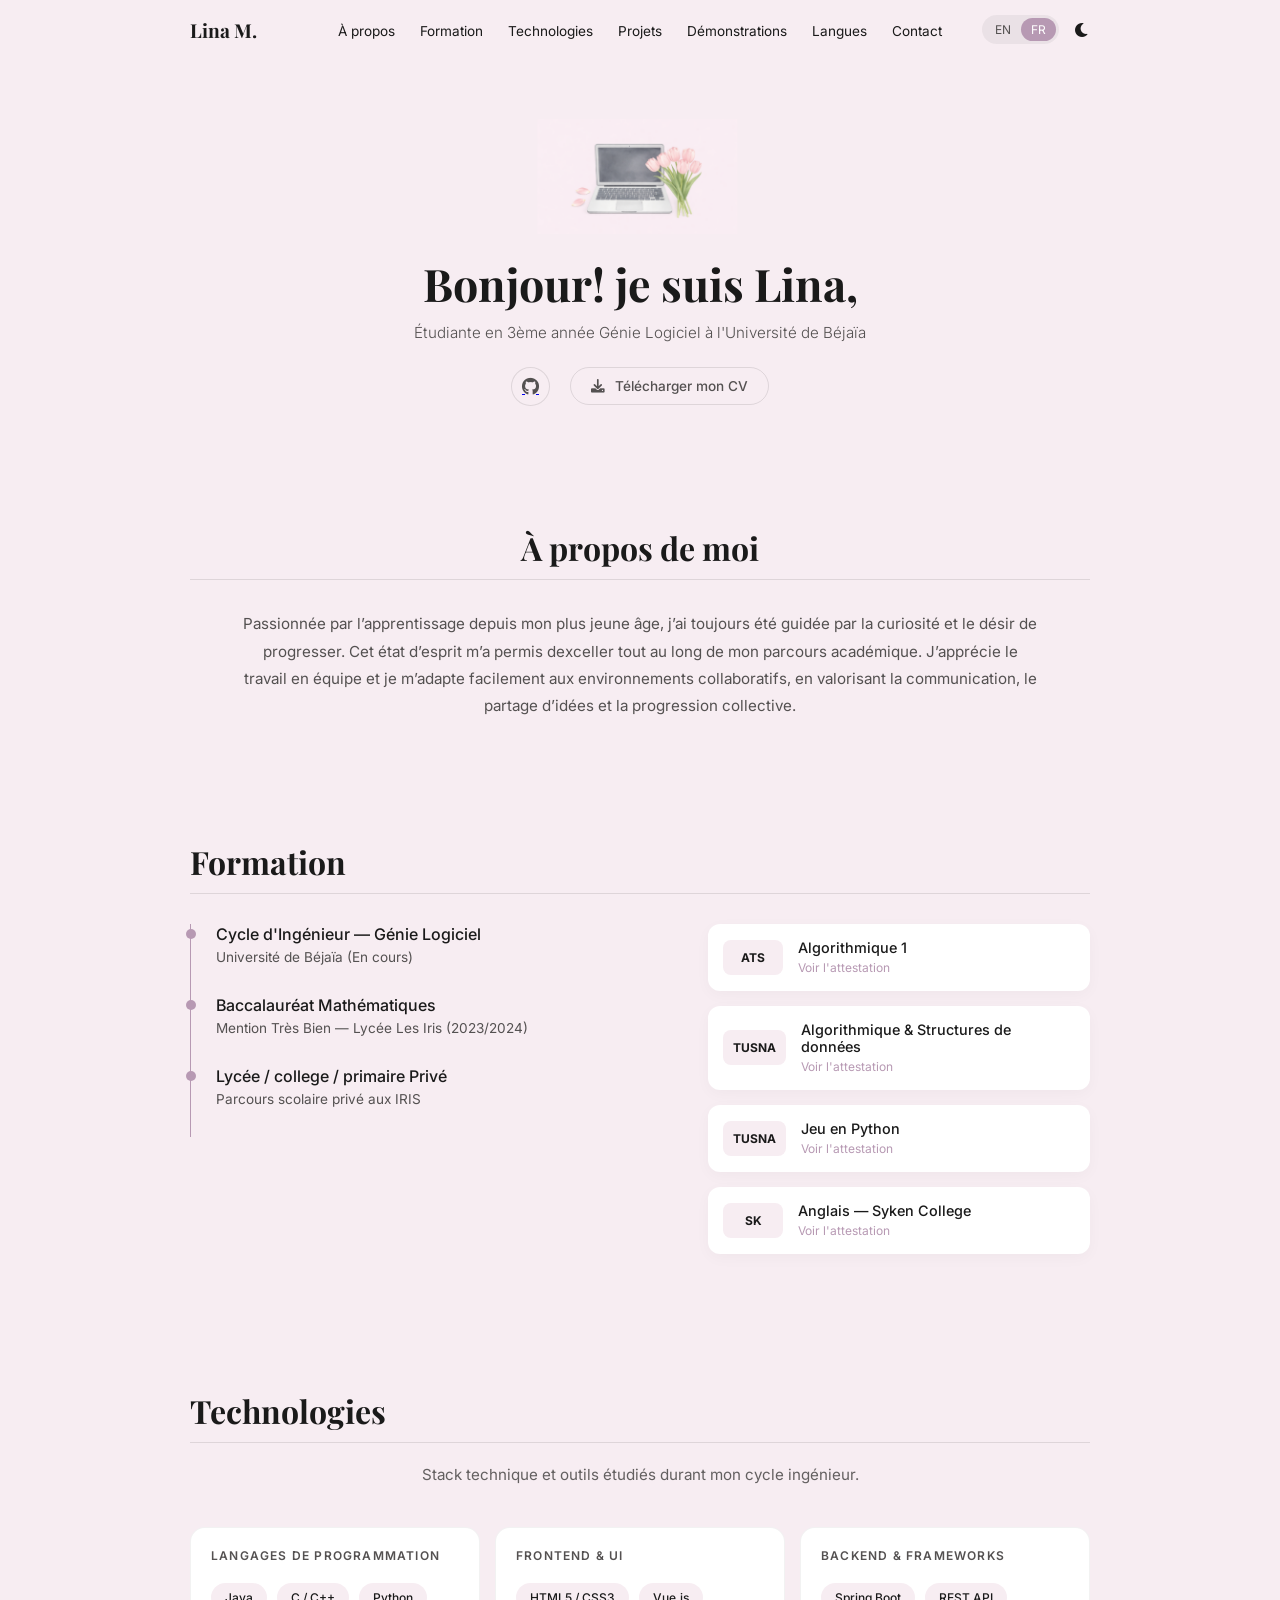
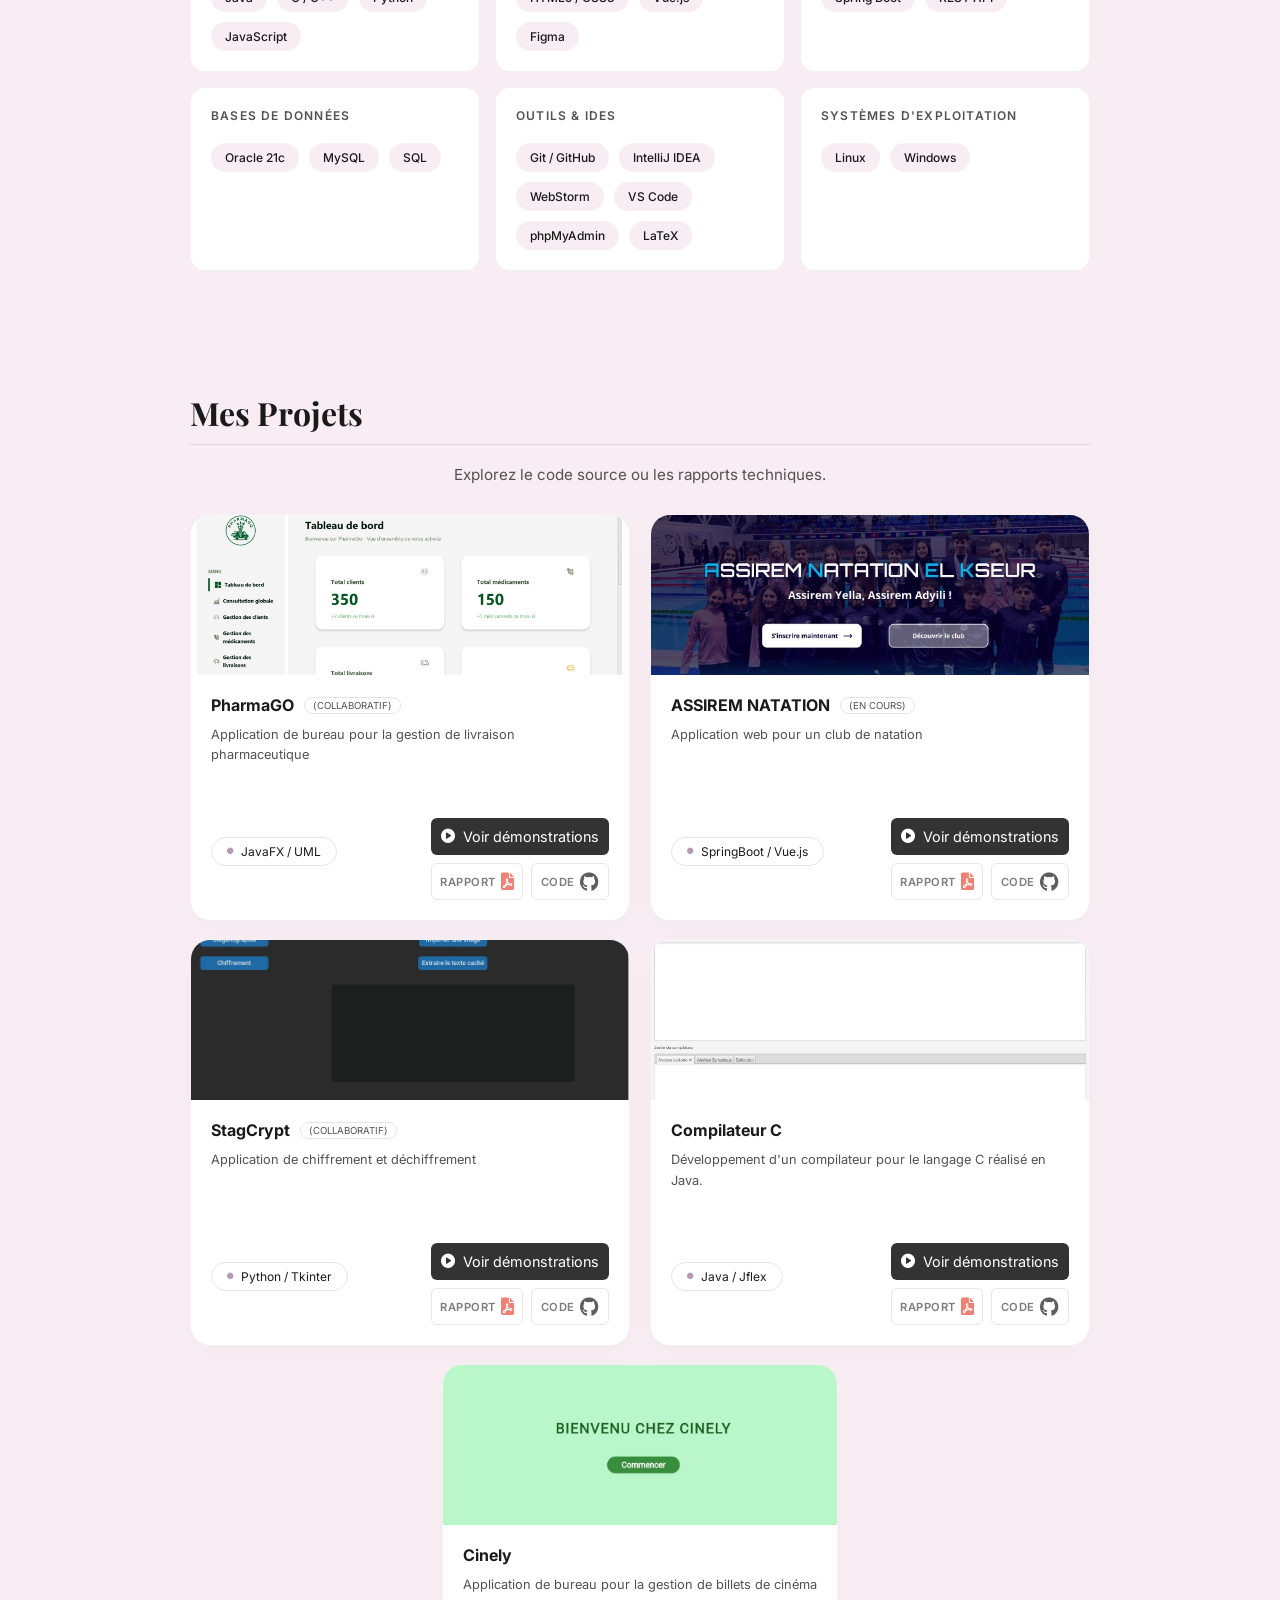
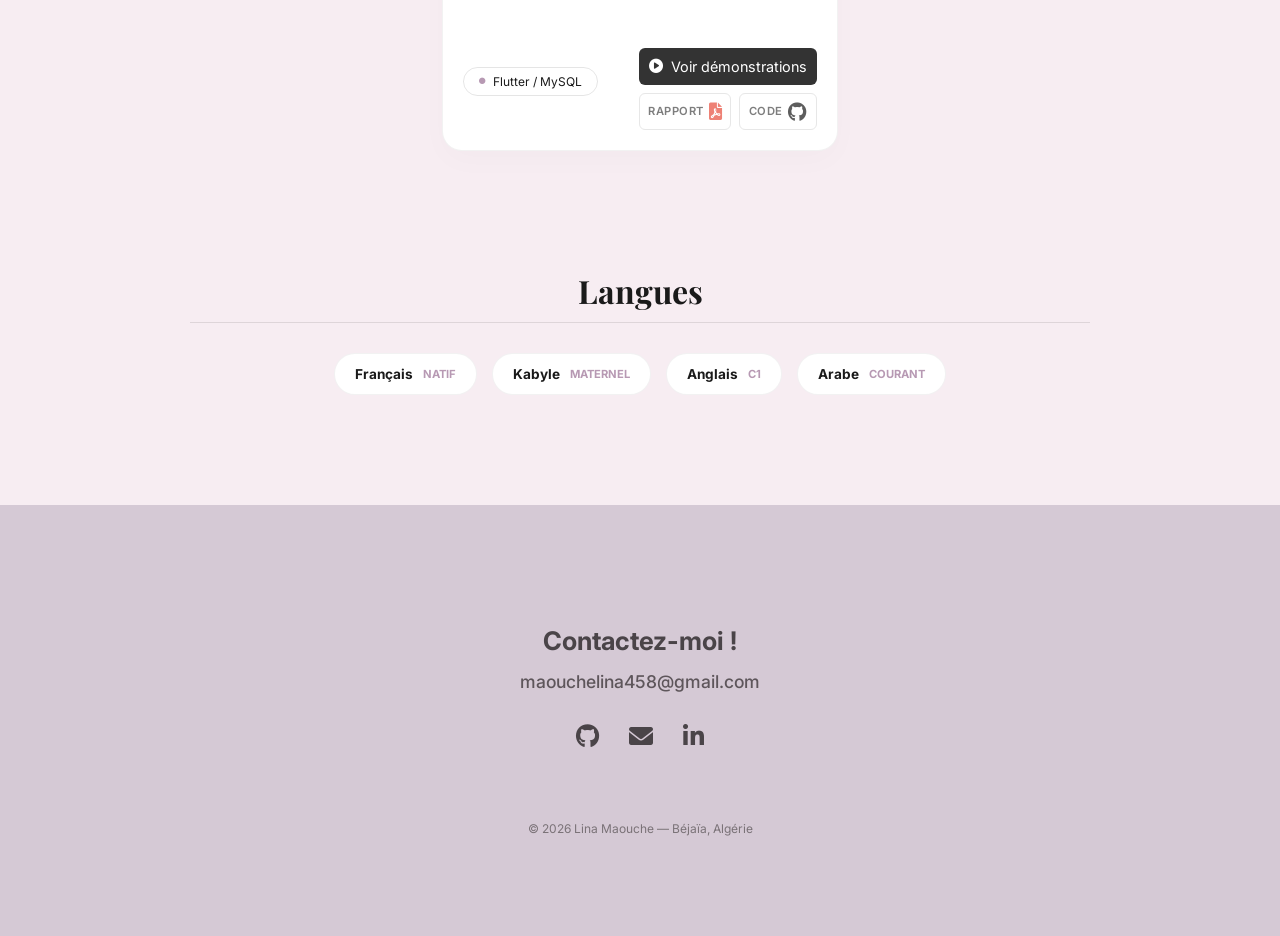
<file: index.html>
<!DOCTYPE html>
<html lang="fr">
<head>
    <meta charset="UTF-8">
    <meta name="viewport" content="width=device-width, initial-scale=1.0">
    <title>Lina M. — Portfolio</title>
    <link rel="stylesheet" href="style.css">
    <link rel="stylesheet" href="https://cdnjs.cloudflare.com/ajax/libs/font-awesome/6.0.0/css/all.min.css">
    <link href="https://fonts.googleapis.com/css2?family=Playfair+Display:wght@700&family=Inter:wght@300;400;500&display=swap" rel="stylesheet">
    <script src="script.js" defer></script>
</head>
<body>

    <nav>
        <div class="logo">Lina M.</div>
        <ul class="nav-links">
            <li><a href="#about" data-key="nav-about">À propos</a></li>
            <li><a href="#formation" data-key="nav-edu">Parcours & Formations</a></li>
            <li><a href="#technologies" data-key="nav-tech">Technologies</a></li>
            <li><a href="#projets" data-key="nav-projects">Projets</a></li>
            <li><a href="temporaires/demo-en-attente.html" data-key="nav-demos">Démonstrations </a></li>
            <li><a href="#languages" data-key="nav-languages">Langues</a></li>
            <li><a href="#contact">Contact</a></li>
        </ul>
        <div class="nav-right">
            <div class="lang-switch">
                <span class="lang-btn" id="btn-en">EN</span>
                <span class="lang-btn active" id="btn-fr">FR</span>
            </div>
            <i class="fa-solid fa-moon theme-toggle" id="theme-toggle"></i>
        </div>
    </nav>

    <header class="hero">
        <div class="hero-img">
            <img src="images/tulipesPC.png" alt="Illustration" class="img-light">
            <img src="images/tulipesdark.png" alt="Illustration" class="img-dark">
        </div>
        <h1 data-key="hero-title"> Bonjour, Je suis Lina </h1>
        <p class="subtitle" data-key="hero-sub">Étudiante en 3ème année Génie Logiciel à l'Université de Béjaïa</p>
        <div class="social-icons-hero">
           <a href="https://github.com/linaMCH" target="_blank" class="github-icon-link" title="Github">
            <i class="fa-brands fa-github"></i>
        </a>
        
        <a href="documents/CV-LinaMaouche.pdf" download class="cv-download-btn" target="_blank">
            <i class="fa-solid fa-download"></i>
            <span data-key="download-cv">Télécharger mon CV</span>
        </a>
        </div>
    </header>

    <section id="about" class="container about-section">
    <h2 class="section-title centered" data-key="title-about">À propos de moi</h2>
    <div class="about-text-container">
        <p data-key="desc-about">
           Étudiante en 3ème année en génie logiciel, je m'intéresse particulièrement au développement d'applications et à la conception de systèmes logiciels robustes.

           J’ai travaillé sur plusieurs projets académiques en Java, Spring Boot et Python, où j’ai développé des compétences en conception UML, développement backend et travail en équipe.

        Curieuse et motivée, je cherche à approfondir mes compétences et à contribuer à des projets concrets.
        </p>
    </div>
</section>


    <section id="formation" class="container">
    <h2 class="section-title" data-key="title-edu">Parcours & Formations</h2>
    <div class="formation-grid">
        <div class="timeline">
            <div class="timeline-item">
                <div class="dot"></div>
                <h3 data-key="edu-ing">Cycle d'Ingénieur — Génie Logiciel</h3>
                <p data-key="edu-fac">Université de Béjaïa (En cours)</p>
            </div>
            <div class="timeline-item">
                <div class="dot"></div>
                <h3 data-key="edu-bac">Baccalauréat Mathématiques</h3>
                <p data-key="edu-lycee">Mention Très Bien — Lycée Les Iris (2023/2024)</p>
            </div>
            <div class="timeline-item">
                <div class="dot"></div>
                <h3 data-key="edu-AS">Parcours scolaire privé</h3>
                <p data-key="edu-etudes">"LES IRIS" Programme français et algérien</p>
            </div>
        </div>

        <div class="certs-list">
            <div class="cert-card">
                <span class="cert-icon">ATS</span>
                <div class="cert-info">
                    <h4 data-key="cert-algo1">Algorithmique 1</h4>
                    <a href="images/cert-algo1.jpeg" target="_blank" data-key="view-cert">Voir l'attestation <i class="fa-solid fa-arrow-up-right-from-square"></i></a>
                </div>
            </div>
            
            <div class="cert-card">
                <span class="cert-icon">TUSNA</span>
                <div class="cert-info">
                    <h4 data-key="cert-algo2">Algorithmique & Structures de données</h4>
                    <a href="images/cert-algo2.jpeg" target="_blank" data-key="view-cert">Voir l'attestation <i class="fa-solid fa-arrow-up-right-from-square"></i></a>
                </div>
            </div>
             <div class="cert-card">
                <span class="cert-icon">TUSNA</span>
                <div class="cert-info">
                    <h4 data-key="cert-pyth">Python Dev Game</h4>
                    <a href="images/cert-python.jpeg" target="_blank" data-key="view-cert">Voir l'attestation <i class="fa-solid fa-arrow-up-right-from-square"></i></a>
                </div>
            </div>
            <div class="cert-card">
                <span class="cert-icon">SK</span>
                <div class="cert-info">
                    <h4 data-key="cert-eng">Anglais — Syken College</h4>
                    <a href="images/cert-SK.jpeg" target="_blank" data-key="view-cert">Voir l'attestation <i class="fa-solid fa-arrow-up-right-from-square"></i></a>
                </div>
            </div>
        </div>
    </div>
</section>
<section id="technologies" class="container">
    <h2 class="section-title" data-key="tech-title">Technologies</h2>
    <p class="skills-subtitle" data-key="skills-subtitle">
        Stack technique et outils étudiés durant mon cycle ingénieur pour concevoir des solutions robustes.
    </p>

    <div class="tech-grid">

        <div class="tech-card">
            <h4 data-key="tech-lang">Langages de programmation</h4>
            <div class="tags-container">
                <span class="tag">Java</span>
                <span class="tag">C / C++</span>
                <span class="tag">Python</span>
                <span class="tag">JavaScript</span>
            </div>
        </div>

        <div class="tech-card">
            <h4 data-key="tech-front">Frontend & UI</h4>
            <div class="tags-container">
                <span class="tag">HTML5 / CSS3</span>
                <span class="tag">Vue.js</span>
                <span class="tag">Figma</span>
            </div>
        </div>

        <div class="tech-card">
            <h4 data-key="tech-back">Backend & Frameworks</h4>
            <div class="tags-container">
                <span class="tag">Spring Boot</span>
                <span class="tag">REST API</span>
            </div>
        </div>

        <div class="tech-card">
            <h4 data-key="tech-db">Bases de données</h4>
            <div class="tags-container">
                <span class="tag">Oracle 21c</span>
                <span class="tag">MySQL</span>
                <span class="tag">SQL</span>
            </div>
        </div>

        <div class="tech-card">
            <h4 data-key="tech-tools">Outils & IDEs</h4>
            <div class="tags-container">
                <span class="tag">Git / GitHub</span>
                <span class="tag">IntelliJ IDEA</span>
                <span class="tag">WebStorm</span>
                <span class="tag">VS Code</span>
                <span class="tag">phpMyAdmin</span>
                <span class="tag">LaTeX</span>
            </div>
        </div>

        <div class="tech-card">
            <h4 data-key="tech-os">Systèmes d'exploitation</h4>
            <div class="tags-container">
                <span class="tag">Linux</span>
                <span class="tag">Windows</span>
            </div>
        </div>

    </div>
</section>

<section id="projets" class="container">
    <h2 class="section-title" data-key="title-projects">Mes Projets</h2>
    <p class="section-subtitle" data-key="projects-subtitle">
        Explorez mes réalisations à travers des démonstrations vidéo, les rapports techniques ou le code source.
    </p>

    <div class="projects-grid">
        
        <div class="project-card">
            <div class="project-img">
                <img src="images/PHARMAGO.jpeg" alt="Pharmago">
            </div>
            <div class="project-content">
                <h3>PharmaGO <span class="badge" data-key="collab">COLLABORATIF</span></h3>
                <p data-key="desc-pharma">Application de bureau pour la gestion de livraison pharmaceutique.</p>
                
                <div class="project-footer">
                    <span class="tech-tag"><i class="fa-solid fa-circle"></i> JavaFX / UML</span>
                    
                    <div class="project-links">
                        <a href="temporaires/demo-en-attente.html" class="btn-demo-main">
                            <i class="fa-solid fa-play-circle"></i> <span data-key="view-demo">Voir démonstration</span>
                        </a>
                        
                        <div class="sub-links">
                            <a href="rapports/Rapport_pharmago.pdf" target="_blank" class="repo-link">
                                <span class="repo-text" data-key="view-report">Rapport</span>
                                <i class="fa-solid fa-file-pdf"></i>
                            </a>
                            <a href="https://github.com/ImeneeSh/PharmaGo.git" target="_blank" class="repo-link">
                                <span class="repo-text" data-key="view-code">Code</span>
                                <i class="fa-brands fa-github"></i>
                            </a>
                        </div>
                    </div>
                </div>
            </div>
        </div>

        <div class="project-card">
            <div class="project-img">
                <img src="images/ASSIREM.jpeg" alt="Assirem">
            </div>
            <div class="project-content">
                <h3>ASSIREM NATATION <span class="badge" data-key="ongoing">EN COURS</span></h3>
                <p data-key="desc-assirem">Application web pour un club de natation.</p>
                
                <div class="project-footer">
                    <span class="tech-tag"><i class="fa-solid fa-circle"></i> SpringBoot / Vue.js</span>
                    
                    <div class="project-links">
                        <a href="temporaires/demo-en-attente.html" class="btn-demo-main">
                            <i class="fa-solid fa-play-circle"></i> <span data-key="view-demo">Voir démonstration</span>
                        </a>
                        <div class="sub-links">
                            <a href="rapports/assirem.pdf" target="_blank" class="repo-link">
                                <span class="repo-text" data-key="view-report">Rapport</span>
                                <i class="fa-solid fa-file-pdf"></i>
                            </a>
                            <a href="temporaires/maintenance.html"  class="repo-link">
                                <span class="repo-text" data-key="view-code">Code</span>
                                <i class="fa-brands fa-github"></i>
                            </a>
                        </div>
                    </div>
                </div>
            </div>
        </div>

        <div class="project-card">
            <div class="project-img">
                <img src="images/STEGA.jpeg" alt="StagCrypt">
            </div>
            <div class="project-content">
                <h3>StagCrypt <span class="badge" data-key="collab">COLLABORATIF</span></h3>
                <p data-key="desc-crypt">Application de chiffrement et déchiffrement.</p>
                
                <div class="project-footer">
                    <span class="tech-tag"><i class="fa-solid fa-circle"></i> Python / Tkinter</span>
                    
                    <div class="project-links">
                        <a href="temporaires/demo-en-attente.html" class="btn-demo-main">
                            <i class="fa-solid fa-play-circle"></i> <span data-key="view-demo">Voir démonstration</span>
                        </a>
                        <div class="sub-links">
                            <a href="temporaires/attente.html" class="repo-link">
                                <span class="repo-text" data-key="view-report">Rapport</span>
                                <i class="fa-solid fa-file-pdf"></i>
                            </a>
                            <a href="temporaires/maintenance.html" class="repo-link">
                                <span class="repo-text" data-key="view-code">Code</span>
                                <i class="fa-brands fa-github"></i>
                            </a>
                        </div>
                    </div>
                </div>
            </div>
        </div>

        <div class="project-card">
            <div class="project-img">
                <img src="images/Compilateur.jpeg" alt="Compilateur C">
            </div>
            <div class="project-content">
                <h3>Compilateur C</h3>
                <p data-key="desc-compiler">Développement d'un compilateur pour le langage C réalisé en Java.</p>
                
                <div class="project-footer">
                    <span class="tech-tag"><i class="fa-solid fa-circle"></i> Java / Jflex</span>
                    
                    <div class="project-links">
                        <a href="temporaires/demo-en-attente.html" class="btn-demo-main">
                            <i class="fa-solid fa-play-circle"></i> <span data-key="view-demo">Voir démonstration</span>
                        </a>
                        <div class="sub-links">
                            <a href="temporaires/attente.html" class="repo-link">
                                <span class="repo-text" data-key="view-report">Rapport</span>
                                <i class="fa-solid fa-file-pdf"></i>
                            </a>
                            <a href="temporaires/maintenance.html"  class="repo-link">
                                <span class="repo-text" data-key="view-code">Code</span>
                                <i class="fa-brands fa-github"></i>
                            </a>
                        </div>
                    </div>
                </div>
            </div>
        </div>

        <div class="project-card">
            <div class="project-img">
                <img src="images/cinely.jpeg" alt="Cinely">
            </div>
            <div class="project-content">
                <h3>Cinely</h3>
                <p data-key="desc-cinely">Application de bureau pour la gestion de billets de cinéma.</p>
                
                <div class="project-footer">
                    <span class="tech-tag"><i class="fa-solid fa-circle"></i> Flutter / MySQL</span>
                    
                    <div class="project-links">
                        <a href="temporaires/demo-en-attente.html" class="btn-demo-main">
                            <i class="fa-solid fa-play-circle"></i> <span data-key="view-demo">Voir démonstration</span>
                        </a>
                        <div class="sub-links">
                            <a href="rapports/rapport_cinely.pdf" target="_blank" class="repo-link">
                                <span class="repo-text" data-key="view-report">Rapport</span>
                                <i class="fa-solid fa-file-pdf"></i>
                            </a>
                            <a href="temporaires/maintenance.html" class="repo-link">
                                <span class="repo-text" data-key="view-code">Code</span>
                                <i class="fa-brands fa-github"></i>
                            </a>
                        </div>
                    </div>
                </div>
            </div>
        </div>

    </div>
</section>



<section id="languages" class="container">
    <h2 class="section-title centered" data-key="title-lang">Langues</h2>
    <div class="languages-flex">
        <div class="lang-card"><strong>Français</strong> <span class="lang-level">Natif</span></div>
        <div class="lang-card"><strong>Kabyle</strong> <span class="lang-level">Maternel</span></div>
        <div class="lang-card"><strong>Anglais</strong> <span class="lang-level">C1</span></div>
        <div class="lang-card"><strong>Arabe</strong> <span class="lang-level">Courant</span></div>
    </div>
</section>
<footer id="contact" class="footer">
    <div class="container"> 
        <div class="footer-content">
            <h2 data-key="contact-title">Contactez-moi !</h2>
            
            <p class="footer-email">maouchelina458@gmail.com</p> 
            
            <div class="social-links-footer">
                <a href="https://github.com/linaMCH" target="_blank" title="Github">
                    <i class="fa-brands fa-github"></i>
                </a>

                <a href="javascript:void(0)" id="copy-email" title="Copier l'email">
                    <i class="fa-solid fa-envelope"></i>
                     <span id="copy-status" style="display:none;">Copié !</span>
                </a>

                <a href="https://www.linkedin.com/in/lina-maouche-774510334/" target="_blank" title="LinkedIn">
                    <i class="fa-brands fa-linkedin-in"></i>
                </a>
            </div> 

            <p class="copyright" data-key="copyright">© 2026 Lina Maouche — Bejaia, Algeria</p>
        </div> 
    </div> 
</footer>


</body>
</html>
</file>
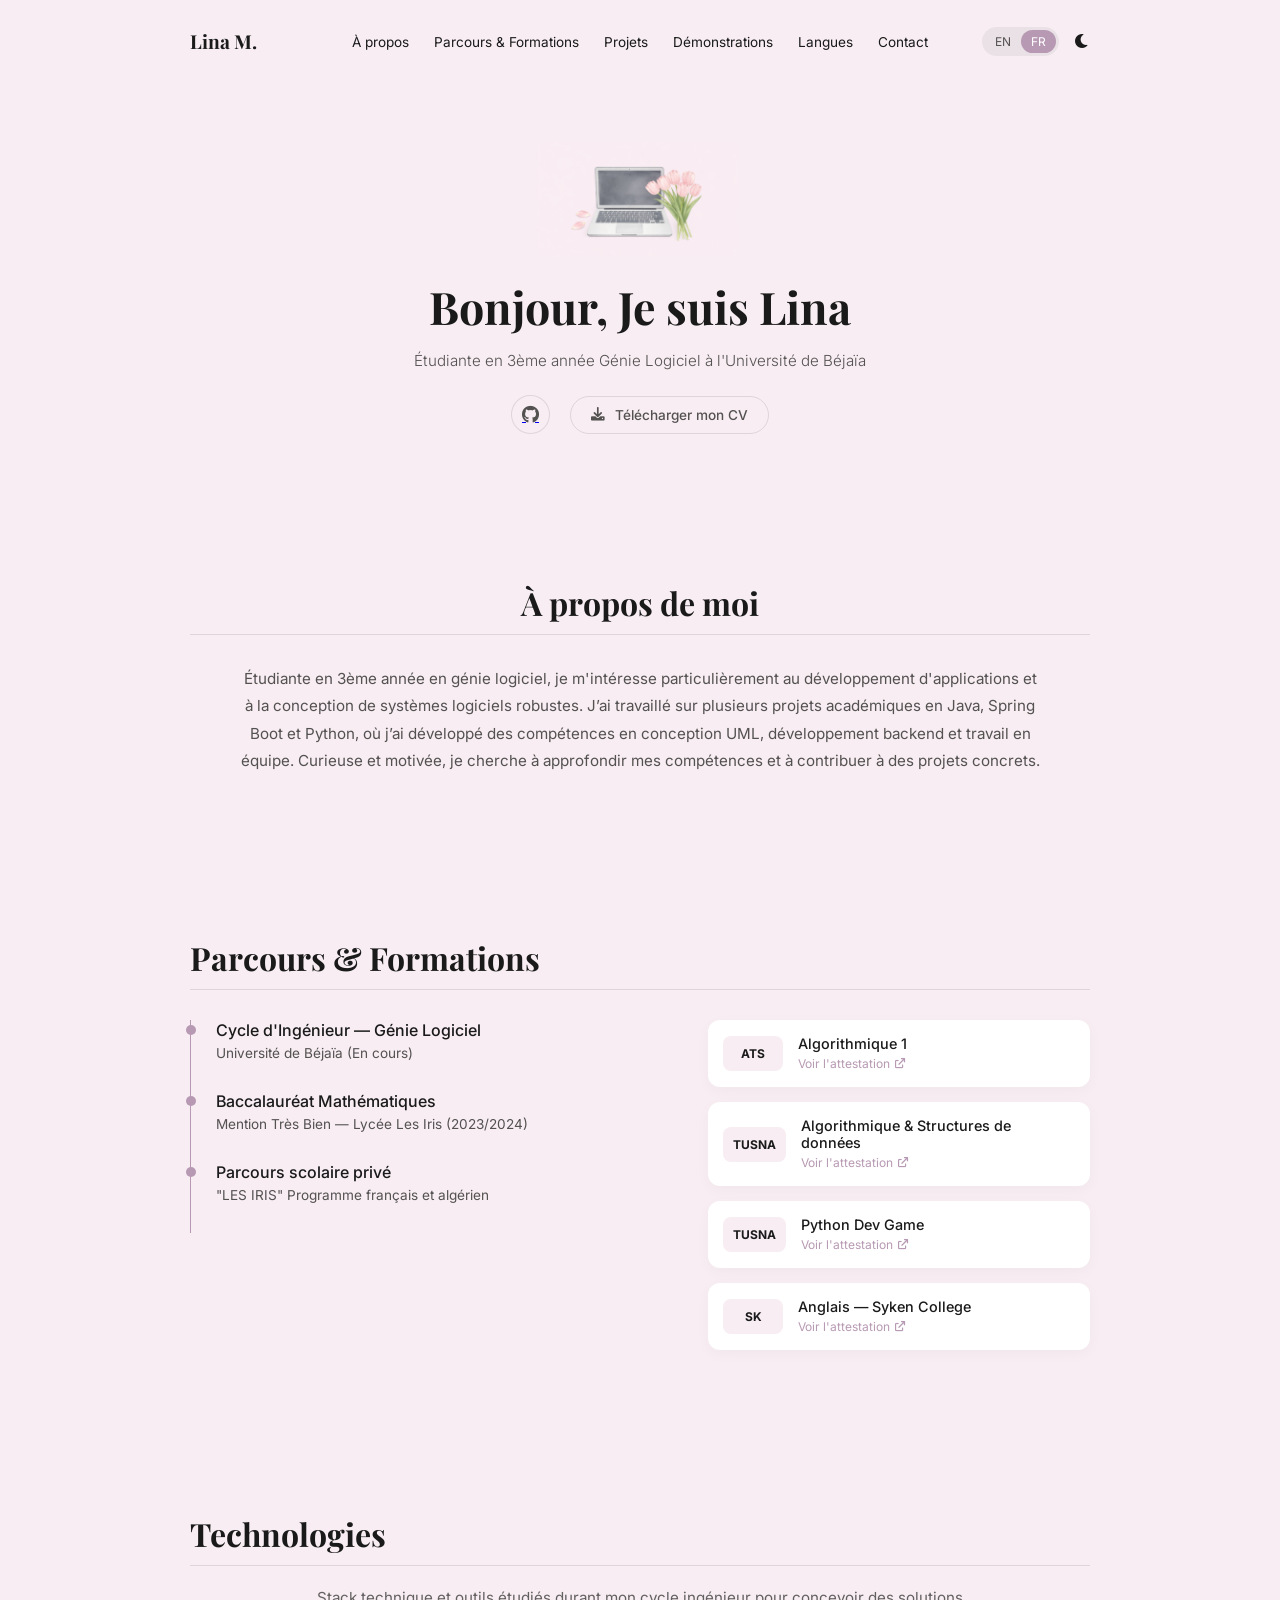
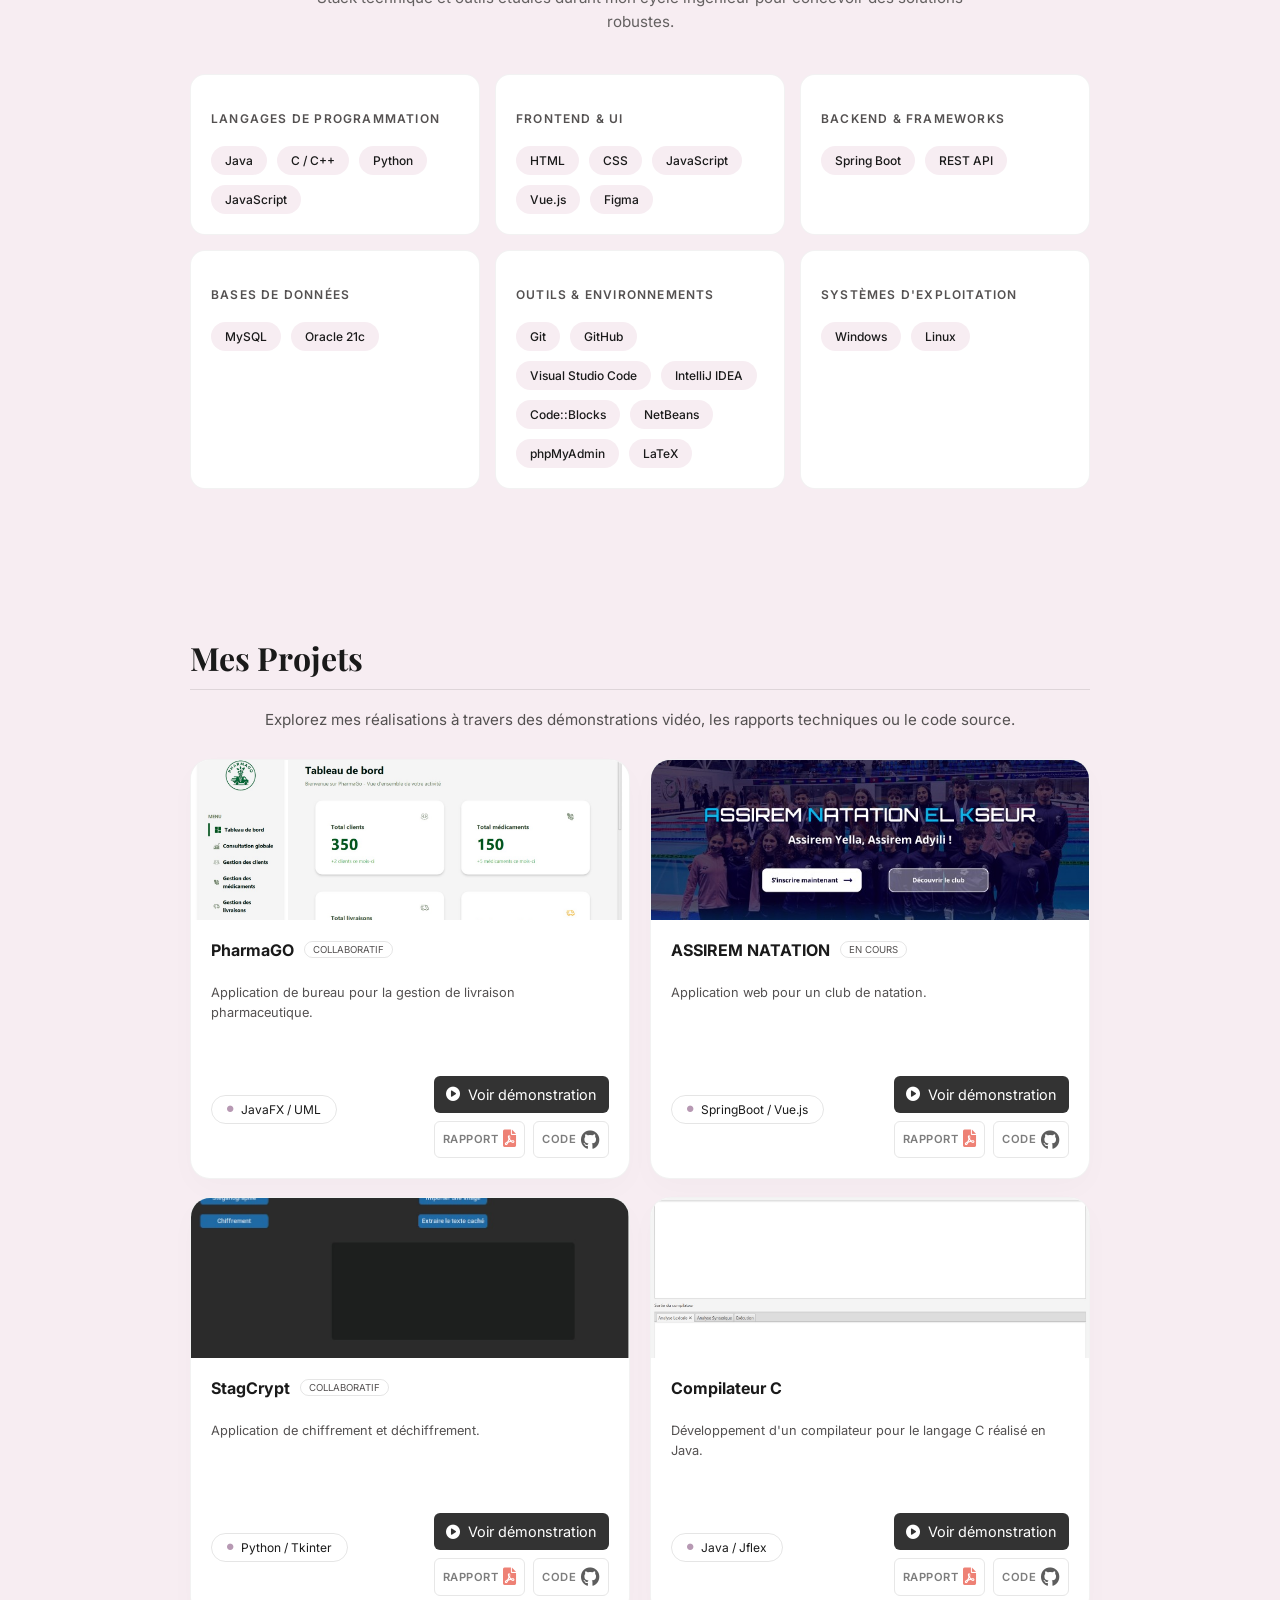
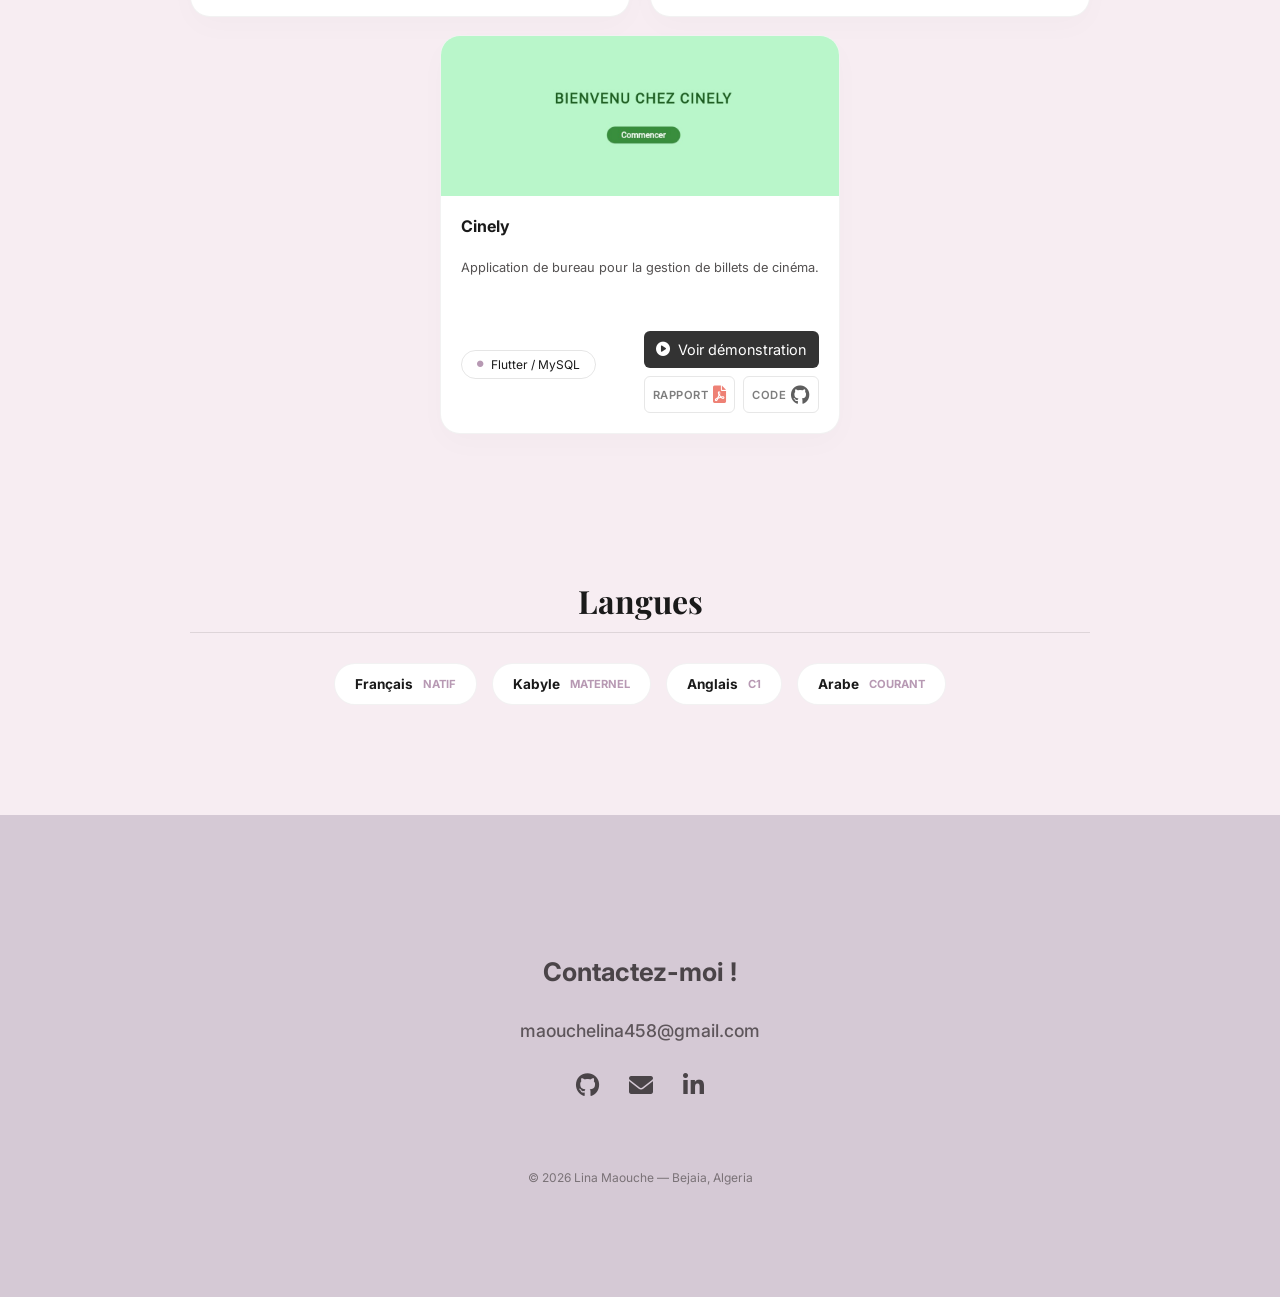
<file: .qodo/index.html>
<!DOCTYPE html>
<html lang="fr">
<head>
    <meta charset="UTF-8">
    <meta name="viewport" content="width=device-width, initial-scale=1.0">
    <title>Lina M. — Portfolio</title>
    <link rel="stylesheet" href="style.css">
    <link rel="stylesheet" href="https://cdnjs.cloudflare.com/ajax/libs/font-awesome/6.0.0/css/all.min.css">
    <link href="https://fonts.googleapis.com/css2?family=Playfair+Display:wght@700&family=Inter:wght@300;400;500&display=swap" rel="stylesheet">
    <script src="script.js" defer></script>
</head>
<body>

    <nav>
        <div class="logo">Lina M.</div>
        <ul class="nav-links">
            <li><a href="#about" data-key="nav-about">À propos</a></li>
            <li><a href="#formation" data-key="nav-edu">Parcours & Formations</a></li>
            <li><a href="#projets" data-key="nav-projects">Projets</a></li>
            <li><a href="demo-en-attente.html" data-key="nav-demos">Démonstrations</a></li>
            
            <li><a href="#langues" data-key="nav-languages">Langues</a></li>
            <li><a href="#contact">Contact</a></li>
        </ul>
        <div class="nav-right">
            <div class="lang-switch">
                <span class="lang-btn" id="btn-en">EN</span>
                <span class="lang-btn active" id="btn-fr">FR</span>
            </div>
            <i class="fa-solid fa-moon theme-toggle" id="theme-toggle"></i>
        </div>
    </nav>

    <header class="hero">
        <div class="hero-img">
            <img src="images/tulipesPC.png" alt="Illustration" class="img-light">
            <img src="images/tulipesdark.png" alt="Illustration" class="img-dark">
        </div>
        <h1 data-key="hero-title"> Bonjour, Je suis Lina </h1>
        <p class="subtitle" data-key="hero-sub">Étudiante en 3ème année Génie Logiciel à l'Université de Béjaïa</p>
        <div class="social-icons-hero">
           <a href="https://github.com/linaMCH" target="_blank" class="github-icon-link" title="Github">
            <i class="fa-brands fa-github"></i>
        </a>
        
        <a href="documents/CV - Lina Maouche.pdf" download class="cv-download-btn" target="_blank">
            <i class="fa-solid fa-download"></i>
            <span data-key="download-cv">Télécharger mon CV</span>
        </a>
        </div>
    </header>

    <section id="about" class="container about-section">
    <h2 class="section-title centered" data-key="title-about">À propos de moi</h2>
    <div class="about-text-container">
        <p data-key="desc-about">
           Étudiante en 3ème année en génie logiciel, je m'intéresse particulièrement au développement d'applications et à la conception de systèmes logiciels robustes.

           J’ai travaillé sur plusieurs projets académiques en Java, Spring Boot et Python, où j’ai développé des compétences en conception UML, développement backend et travail en équipe.

        Curieuse et motivée, je cherche à approfondir mes compétences et à contribuer à des projets concrets.
        </p>
    </div>
</section>


    <section id="formation" class="container">
    <h2 class="section-title" data-key="title-edu">Parcours & Formations</h2>
    <div class="formation-grid">
        <div class="timeline">
            <div class="timeline-item">
                <div class="dot"></div>
                <h3 data-key="edu-ing">Cycle d'Ingénieur — Génie Logiciel</h3>
                <p data-key="edu-fac">Université de Béjaïa (En cours)</p>
            </div>
            <div class="timeline-item">
                <div class="dot"></div>
                <h3 data-key="edu-bac">Baccalauréat Mathématiques</h3>
                <p data-key="edu-lycee">Mention Très Bien — Lycée Les Iris (2023/2024)</p>
            </div>
            <div class="timeline-item">
                <div class="dot"></div>
                <h3 data-key="edu-AS">Parcours scolaire privé</h3>
                <p data-key="edu-etudes">"LES IRIS" Programme français et algérien</p>
            </div>
        </div>

        <div class="certs-list">
            <div class="cert-card">
                <span class="cert-icon">ATS</span>
                <div class="cert-info">
                    <h4 data-key="cert-algo1">Algorithmique 1</h4>
                    <a href="images/cert-algo1.jpeg" target="_blank" data-key="view-cert">Voir l'attestation <i class="fa-solid fa-arrow-up-right-from-square"></i></a>
                </div>
            </div>
            
            <div class="cert-card">
                <span class="cert-icon">TUSNA</span>
                <div class="cert-info">
                    <h4 data-key="cert-algo2">Algorithmique & Structures de données</h4>
                    <a href="images/cert-algo2.jpeg" target="_blank" data-key="view-cert">Voir l'attestation <i class="fa-solid fa-arrow-up-right-from-square"></i></a>
                </div>
            </div>
             <div class="cert-card">
                <span class="cert-icon">TUSNA</span>
                <div class="cert-info">
                    <h4 data-key="cert-pyth">Python Dev Game</h4>
                    <a href="images/cert-python.jpeg" target="_blank" data-key="view-cert">Voir l'attestation <i class="fa-solid fa-arrow-up-right-from-square"></i></a>
                </div>
            </div>
            <div class="cert-card">
                <span class="cert-icon">SK</span>
                <div class="cert-info">
                    <h4 data-key="cert-eng">Anglais — Syken College</h4>
                    <a href="images/cert-SK.jpeg" target="_blank" data-key="view-cert">Voir l'attestation <i class="fa-solid fa-arrow-up-right-from-square"></i></a>
                </div>
            </div>
        </div>
    </div>
</section>
<section id="technologies" class="container">
    <h2 class="section-title">Technologies</h2>
    <p class="skills-subtitle" data-key="skills-subtitle">
        Stack technique et outils étudiés durant mon cycle ingénieur pour concevoir des solutions robustes.
    </p>

    <div class="tech-grid">

        <!-- Langages -->
        <div class="tech-card">
            <h4>Langages de programmation</h4>
            <div class="tags-container">
                <span class="tag">Java</span>
                <span class="tag">C / C++</span>
                <span class="tag">Python</span>
                <span class="tag">JavaScript</span>
            </div>
        </div>

        <!-- Frontend -->
        <div class="tech-card">
            <h4>Frontend & UI</h4>
            <div class="tags-container">
                <span class="tag">HTML</span>
                <span class="tag">CSS</span>
                <span class="tag">JavaScript</span>
                <span class="tag">Vue.js</span>
                <span class="tag">Figma</span>
            </div>
        </div>

        <!-- Backend -->
        <div class="tech-card">
            <h4>Backend & Frameworks</h4>
            <div class="tags-container">
                <span class="tag">Spring Boot</span>
                <span class="tag">REST API</span>
            </div>
        </div>

        <!-- Bases de données -->
        <div class="tech-card">
            <h4>Bases de données</h4>
            <div class="tags-container">
                <span class="tag">MySQL</span>
                <span class="tag">Oracle 21c</span>
            </div>
        </div>

        <!-- Outils -->
        <div class="tech-card">
            <h4>Outils & Environnements</h4>
            <div class="tags-container">
                <span class="tag">Git</span>
                <span class="tag">GitHub</span>
                <span class="tag">Visual Studio Code</span>
                <span class="tag">IntelliJ IDEA</span>
                <span class="tag">Code::Blocks</span>
                <span class="tag">NetBeans</span>
                <span class="tag">phpMyAdmin</span>
                <span class="tag">LaTeX</span>
            </div>
        </div>

        <!-- Systèmes -->
        <div class="tech-card">
            <h4>Systèmes d'exploitation</h4>
            <div class="tags-container">
                <span class="tag">Windows</span>
                <span class="tag">Linux</span>
            </div>
        </div>

    </div>
</section>

<section id="projets" class="container">
    <h2 class="section-title" data-key="title-projects">Mes Projets</h2>
    <p class="section-subtitle" data-key="projects-subtitle">
        Explorez mes réalisations à travers des démonstrations vidéo, les rapports techniques ou le code source.
    </p>

    <div class="projects-grid">
        
        <div class="project-card">
            <div class="project-img">
                <img src="images/PHARMAGO.jpeg" alt="Pharmago">
            </div>
            <div class="project-content">
                <h3>PharmaGO <span class="badge" data-key="collab">COLLABORATIF</span></h3>
                <p data-key="desc-pharma">Application de bureau pour la gestion de livraison pharmaceutique.</p>
                
                <div class="project-footer">
                    <span class="tech-tag"><i class="fa-solid fa-circle"></i> JavaFX / UML</span>
                    
                    <div class="project-links">
                        <a href="demo-en-attente.html" class="btn-demo-main">
                            <i class="fa-solid fa-play-circle"></i> <span data-key="view-demo">Voir démonstration</span>
                        </a>
                        
                        <div class="sub-links">
                            <a href="rapports/Rapport_pharmago.pdf" target="_blank" class="repo-link">
                                <span class="repo-text" data-key="view-report">Rapport</span>
                                <i class="fa-solid fa-file-pdf"></i>
                            </a>
                            <a href="https://github.com/ImeneeSh/PharmaGo.git" target="_blank" class="repo-link">
                                <span class="repo-text" data-key="view-code">Code</span>
                                <i class="fa-brands fa-github"></i>
                            </a>
                        </div>
                    </div>
                </div>
            </div>
        </div>

        <div class="project-card">
            <div class="project-img">
                <img src="images/ASSIREM.jpeg" alt="Assirem">
            </div>
            <div class="project-content">
                <h3>ASSIREM NATATION <span class="badge" data-key="ongoing">EN COURS</span></h3>
                <p data-key="desc-assirem">Application web pour un club de natation.</p>
                
                <div class="project-footer">
                    <span class="tech-tag"><i class="fa-solid fa-circle"></i> SpringBoot / Vue.js</span>
                    
                    <div class="project-links">
                        <a href="demo-en-attente.html" class="btn-demo-main">
                            <i class="fa-solid fa-play-circle"></i> <span data-key="view-demo">Voir démonstration</span>
                        </a>
                        <div class="sub-links">
                            <a href="rapports/assirem.pdf" target="_blank" class="repo-link">
                                <span class="repo-text" data-key="view-report">Rapport</span>
                                <i class="fa-solid fa-file-pdf"></i>
                            </a>
                            <a href="https://github.com/linaMCH/AssiremClubNatation.git" target="_blank" class="repo-link">
                                <span class="repo-text" data-key="view-code">Code</span>
                                <i class="fa-brands fa-github"></i>
                            </a>
                        </div>
                    </div>
                </div>
            </div>
        </div>

        <div class="project-card">
            <div class="project-img">
                <img src="images/STEGA.jpeg" alt="StagCrypt">
            </div>
            <div class="project-content">
                <h3>StagCrypt <span class="badge" data-key="collab">COLLABORATIF</span></h3>
                <p data-key="desc-crypt">Application de chiffrement et déchiffrement.</p>
                
                <div class="project-footer">
                    <span class="tech-tag"><i class="fa-solid fa-circle"></i> Python / Tkinter</span>
                    
                    <div class="project-links">
                        <a href="demo-en-attente.html" class="btn-demo-main">
                            <i class="fa-solid fa-play-circle"></i> <span data-key="view-demo">Voir démonstration</span>
                        </a>
                        <div class="sub-links">
                            <a href="attente.html" class="repo-link">
                                <span class="repo-text" data-key="view-report">Rapport</span>
                                <i class="fa-solid fa-file-pdf"></i>
                            </a>
                            <a href="https://github.com/ImeneeSh/StegaCrypt.git" target="_blank" class="repo-link">
                                <span class="repo-text" data-key="view-code">Code</span>
                                <i class="fa-brands fa-github"></i>
                            </a>
                        </div>
                    </div>
                </div>
            </div>
        </div>

        <div class="project-card">
            <div class="project-img">
                <img src="images/Compilateur.jpeg" alt="Compilateur C">
            </div>
            <div class="project-content">
                <h3>Compilateur C</h3>
                <p data-key="desc-compiler">Développement d'un compilateur pour le langage C réalisé en Java.</p>
                
                <div class="project-footer">
                    <span class="tech-tag"><i class="fa-solid fa-circle"></i> Java / Jflex</span>
                    
                    <div class="project-links">
                        <a href="demo-en-attente.html" class="btn-demo-main">
                            <i class="fa-solid fa-play-circle"></i> <span data-key="view-demo">Voir démonstration</span>
                        </a>
                        <div class="sub-links">
                            <a href="attente.html" class="repo-link">
                                <span class="repo-text" data-key="view-report">Rapport</span>
                                <i class="fa-solid fa-file-pdf"></i>
                            </a>
                            <a href="https://github.com/linaMCH/Compilateur-C.git" target="_blank" class="repo-link">
                                <span class="repo-text" data-key="view-code">Code</span>
                                <i class="fa-brands fa-github"></i>
                            </a>
                        </div>
                    </div>
                </div>
            </div>
        </div>

        <div class="project-card">
            <div class="project-img">
                <img src="images/cinely.jpeg" alt="Cinely">
            </div>
            <div class="project-content">
                <h3>Cinely</h3>
                <p data-key="desc-cinely">Application de bureau pour la gestion de billets de cinéma.</p>
                
                <div class="project-footer">
                    <span class="tech-tag"><i class="fa-solid fa-circle"></i> Flutter / MySQL</span>
                    
                    <div class="project-links">
                        <a href="demo-en-attente.html" class="btn-demo-main">
                            <i class="fa-solid fa-play-circle"></i> <span data-key="view-demo">Voir démonstration</span>
                        </a>
                        <div class="sub-links">
                            <a href="rapports/rapport_cinely.pdf" target="_blank" class="repo-link">
                                <span class="repo-text" data-key="view-report">Rapport</span>
                                <i class="fa-solid fa-file-pdf"></i>
                            </a>
                            <a href="maintenance.html" class="repo-link">
                                <span class="repo-text" data-key="view-code">Code</span>
                                <i class="fa-brands fa-github"></i>
                            </a>
                        </div>
                    </div>
                </div>
            </div>
        </div>

    </div>
</section>



<section id="languages" class="container">
    <h2 class="section-title centered" data-key="title-lang">Langues</h2>
    <div class="languages-flex">
        <div class="lang-card"><strong>Français</strong> <span class="lang-level">Natif</span></div>
        <div class="lang-card"><strong>Kabyle</strong> <span class="lang-level">Maternel</span></div>
        <div class="lang-card"><strong>Anglais</strong> <span class="lang-level">C1</span></div>
        <div class="lang-card"><strong>Arabe</strong> <span class="lang-level">Courant</span></div>
    </div>
</section>
<footer id="contact" class="footer">
    <div class="container"> 
        <div class="footer-content">
            <h2 data-key="contact-title">Contactez-moi !</h2>
            
            <p class="footer-email">maouchelina458@gmail.com</p> 
            
            <div class="social-links-footer">
                <a href="https://github.com/linaMCH" target="_blank" title="Github">
                    <i class="fa-brands fa-github"></i>
                </a>
                <a href="mailto:maouchelina458@gmail.com" title="Email">
                    <i class="fa-solid fa-envelope"></i>
                </a>
                <a href="https://www.linkedin.com/in/lina-maouche-774510334/" target="_blank" title="LinkedIn">
                    <i class="fa-brands fa-linkedin-in"></i>
                </a>
                </div> 

            <p class="copyright">© 2026 Lina Maouche — Bejaia, Algeria</p>
        </div> </div> </footer>


</body>
</html>
</file>
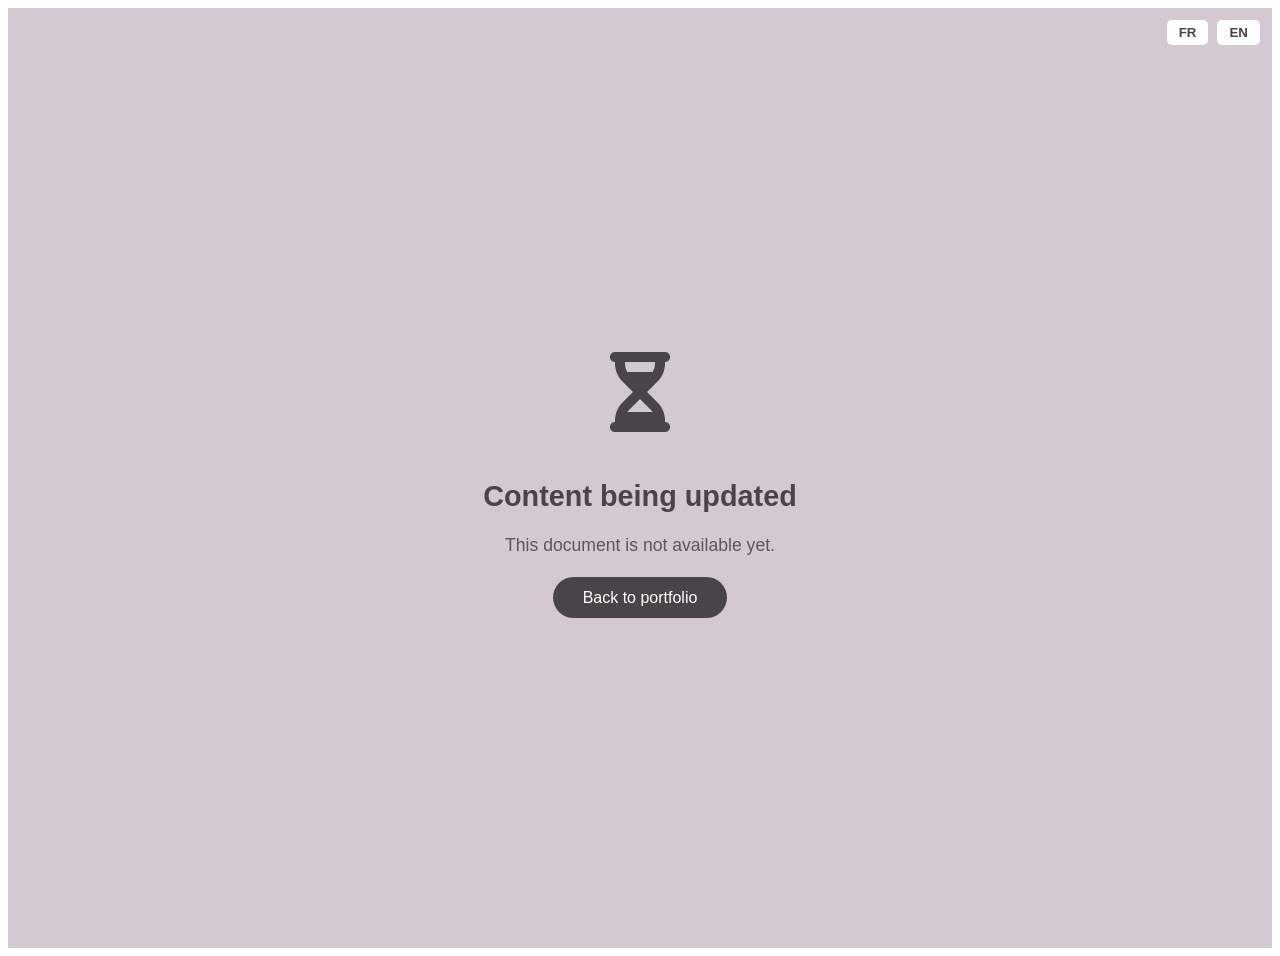
<file: attente.html>
<!DOCTYPE html>
<html lang="fr">
<head>
    <meta charset="UTF-8">
    <meta name="viewport" content="width=device-width, initial-scale=1.0">
    <title>Document en cours - Portfolio</title>
    <link rel="stylesheet" href="https://cdnjs.cloudflare.com/ajax/libs/font-awesome/6.0.0/css/all.min.css">
    <style>
        .error-page {
            height: 100vh; display: flex; flex-direction: column;
            justify-content: center; align-items: center;
            background-color: #D4C9D0; text-align: center; padding: 20px;
            font-family: 'Poppins', sans-serif;
        }
        .error-icon { font-size: 5rem; color: #4A4448; margin-bottom: 20px; }
        h1 { color: #4A4448; font-size: 1.8rem; margin-bottom: 15px; }
        p { color: #5E565B; max-width: 600px; line-height: 1.6; margin-bottom: 30px; font-size: 1.1rem; }
        .btn-home {
            padding: 12px 30px; background: #4A4448; color: white;
            text-decoration: none; border-radius: 50px; font-weight: 500; transition: 0.3s ease;
        }
        .btn-home:hover { background: #5E565B; transform: translateY(-3px); }
        .lang-switch { position: absolute; top: 20px; right: 20px; }
        .lang-btn { cursor: pointer; background: white; border: none; padding: 5px 12px; border-radius: 5px; color: #4A4448; font-weight: bold; margin-left: 5px; }
    </style>
</head>
<body>
    <div class="lang-switch">
        <button class="lang-btn" onclick="setLanguage('fr')">FR</button>
        <button class="lang-btn" onclick="setLanguage('en')">EN</button>
    </div>

    <div class="error-page">
        <div class="error-icon"><i class="fa-solid fa-hourglass-half"></i></div>
        
        <div id="content-fr">
            <h1>Contenu en cours de mise à jour</h1>
            <p>Ce document n'est pas encore disponible.</p>
            <a href="index.html" class="btn-home">Retour au portfolio</a>
        </div>

        <div id="content-en" style="display: none;">
            <h1>Content being updated</h1>
            <p>This document is not available yet.</p>
            <a href="index.html" class="btn-home">Back to portfolio</a>
        </div>
    </div>

    <script>
        function setLanguage(lang) {
            document.getElementById('content-fr').style.display = (lang === 'fr') ? 'block' : 'none';
            document.getElementById('content-en').style.display = (lang === 'en') ? 'block' : 'none';
        }
        const userLang = navigator.language || navigator.userLanguage; 
        if (userLang.startsWith('en')) setLanguage('en');
    </script>
</body>
</html>
</file>
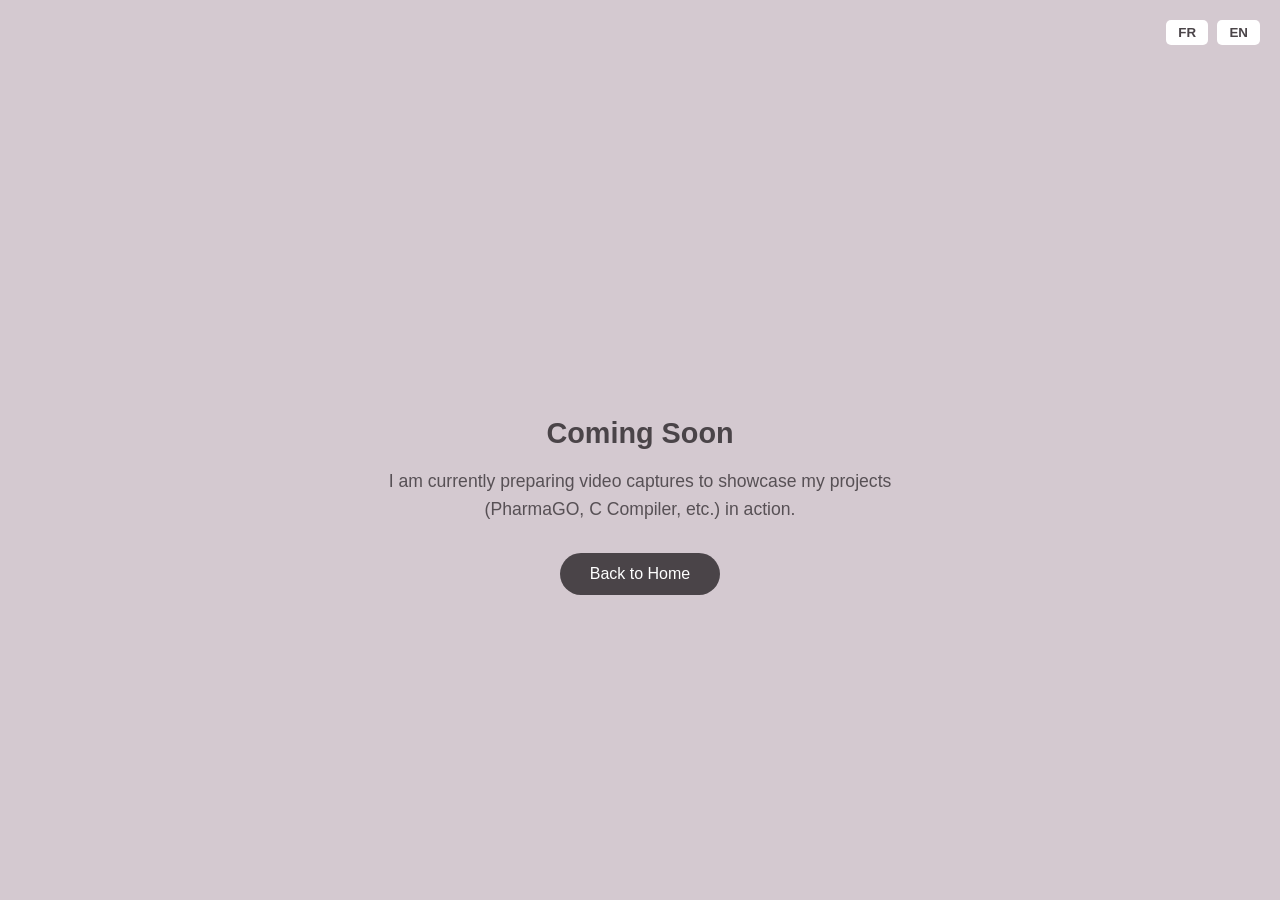
<file: demo-en-attente.html>
<!DOCTYPE html>
<html lang="fr">
<head>
    <meta charset="UTF-8">
    <meta name="viewport" content="width=device-width, initial-scale=1.0">
    <title>Démonstrations - Coming Soon</title>
    <link rel="stylesheet" href="https://cdnjs.cloudflare.com/ajax/libs/font-awesome/6.0.0/css/all.min.css">
    <style>
        body {
            font-family: 'Poppins', sans-serif;
            background-color: #D4C9D0;
            color: #4A4448;
            margin: 0; display: flex; justify-content: center; align-items: center; height: 100vh; text-align: center;
        }
        .container { padding: 20px; max-width: 600px; }
        .icon { font-size: 5rem; margin-bottom: 20px; color: #4A4448; }
        h1 { font-size: 1.8rem; margin-bottom: 10px; }
        p { font-size: 1.1rem; line-height: 1.6; margin-bottom: 30px; opacity: 0.9; }
        .btn-back {
            display: inline-block; padding: 12px 30px; background-color: #4A4448;
            color: #fff; text-decoration: none; border-radius: 30px; transition: 0.3s;
        }
        .btn-back:hover { transform: scale(1.05); background-color: #5E565B; }
        .lang-switch { position: absolute; top: 20px; right: 20px; }
        .lang-btn { cursor: pointer; background: white; border: none; padding: 5px 12px; border-radius: 5px; color: #4A4448; font-weight: bold; margin-left: 5px; }
    </style>
</head>
<body>
    <div class="lang-switch">
        <button class="lang-btn" onclick="setLanguage('fr')">FR</button>
        <button class="lang-btn" onclick="setLanguage('en')">EN</button>
    </div>
    <div class="container">
        <div class="icon"><i class="fa-solid fa-person-digging"></i></div>
        <div id="content-fr">
            <h1>Bientôt disponible</h1>
            <p>Je prépare actuellement des captures vidéo pour vous présenter mes projets (PharmaGO, Compilateur C, etc.) en action.</p>
            <a href="index.html" class="btn-back">Retour à l'accueil</a>
        </div>
        <div id="content-en" style="display: none;">
            <h1>Coming Soon</h1>
            <p>I am currently preparing video captures to showcase my projects (PharmaGO, C Compiler, etc.) in action.</p>
            <a href="index.html" class="btn-back">Back to Home</a>
        </div>
    </div>
    <script>
        function setLanguage(lang) {
            document.getElementById('content-fr').style.display = (lang === 'fr') ? 'block' : 'none';
            document.getElementById('content-en').style.display = (lang === 'en') ? 'block' : 'none';
        }
        const userLang = navigator.language || navigator.userLanguage; 
        if (userLang.startsWith('en')) setLanguage('en');
    </script>
</body>
</html>
</file>
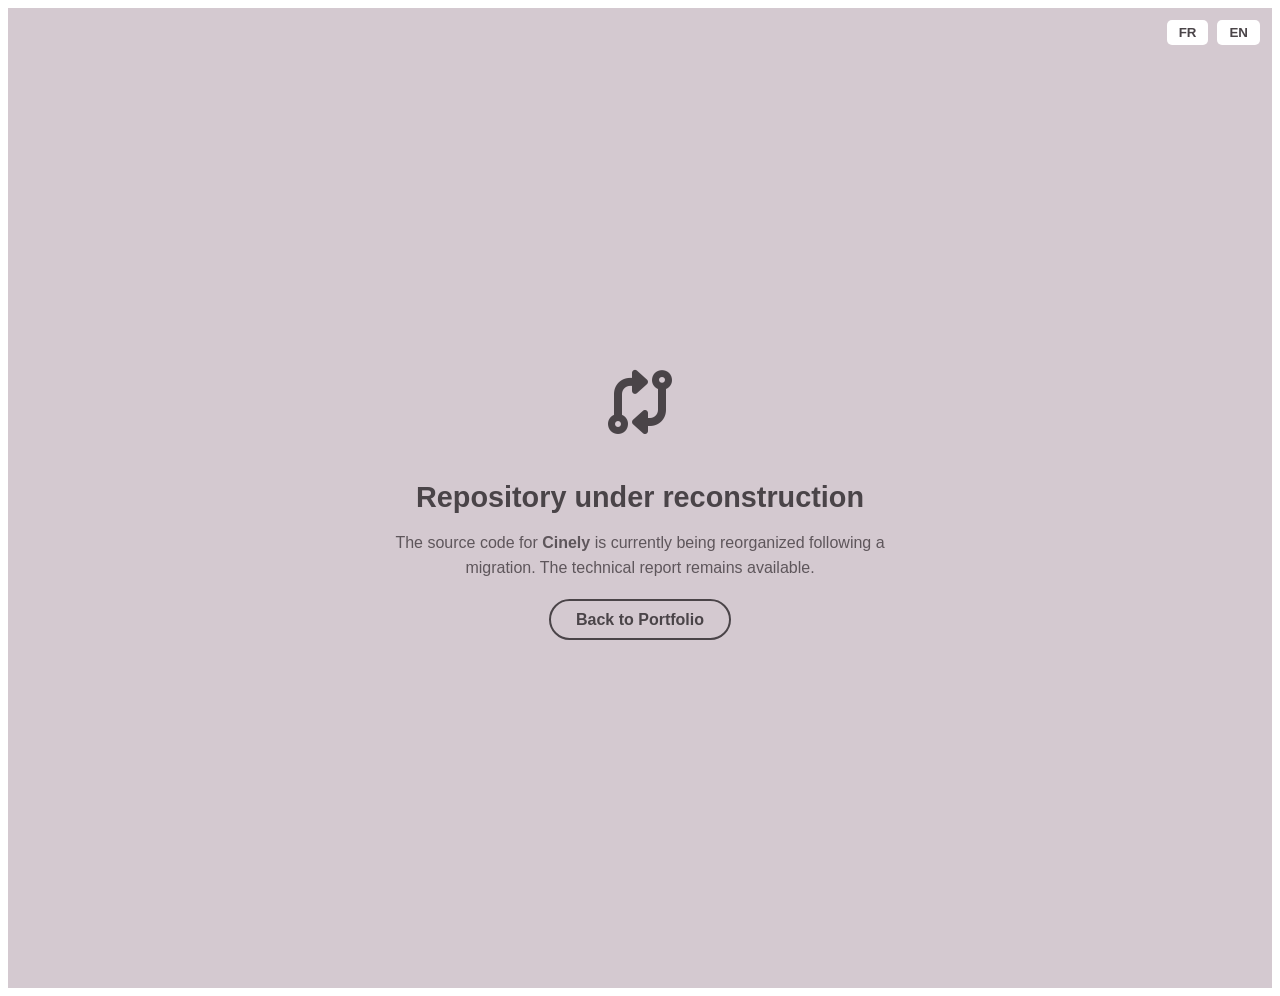
<file: maintenance.html>
<!DOCTYPE html>
<html lang="fr">
<head>
    <meta charset="UTF-8">
    <meta name="viewport" content="width=device-width, initial-scale=1.0">
    <title>Maintenance - Cinely</title>
    <link rel="stylesheet" href="https://cdnjs.cloudflare.com/ajax/libs/font-awesome/6.0.0/css/all.min.css">
    <style>
        .maintenance-container {
            height: 100vh; display: flex; flex-direction: column;
            justify-content: center; align-items: center;
            background-color: #D4C9D0; text-align: center; padding: 40px;
            font-family: 'Poppins', sans-serif;
        }
        .icon-box { font-size: 4rem; color: #4A4448; margin-bottom: 20px; }
        h1 { color: #4A4448; font-size: 1.8rem; margin-bottom: 10px; }
        p { color: #5E565B; max-width: 500px; line-height: 1.6; margin-bottom: 30px; }
        .back-link {
            padding: 10px 25px; border: 2px solid #4A4448; color: #4A4448;
            text-decoration: none; border-radius: 25px; font-weight: 600; transition: 0.3s;
        }
        .back-link:hover { background: #4A4448; color: white; }
        .lang-switch { position: absolute; top: 20px; right: 20px; }
        .lang-btn { cursor: pointer; background: white; border: none; padding: 5px 12px; border-radius: 5px; color: #4A4448; font-weight: bold; margin-left: 5px; }
    </style>
</head>
<body>
    <div class="lang-switch">
        <button class="lang-btn" onclick="setLanguage('fr')">FR</button>
        <button class="lang-btn" onclick="setLanguage('en')">EN</button>
    </div>

    <div class="maintenance-container">
        <div class="icon-box"><i class="fa-solid fa-code-compare"></i></div>
        
        <div id="content-fr">
            <h1>Dépôt en cours de reconstruction</h1>
            <p>Le code source de <strong>Cinely</strong> est actuellement en cours de réorganisation suite à une migration. Le rapport technique reste disponible.</p>
            <a href="index.html" class="back-link">Retour au Portfolio</a>
        </div>

        <div id="content-en" style="display: none;">
            <h1>Repository under reconstruction</h1>
            <p>The source code for <strong>Cinely</strong> is currently being reorganized following a migration. The technical report remains available.</p>
            <a href="index.html" class="back-link">Back to Portfolio</a>
        </div>
    </div>

    <script>
        function setLanguage(lang) {
            document.getElementById('content-fr').style.display = (lang === 'fr') ? 'block' : 'none';
            document.getElementById('content-en').style.display = (lang === 'en') ? 'block' : 'none';
        }
        const userLang = navigator.language || navigator.userLanguage; 
        if (userLang.startsWith('en')) setLanguage('en');
    </script>
</body>
</html>
</file>
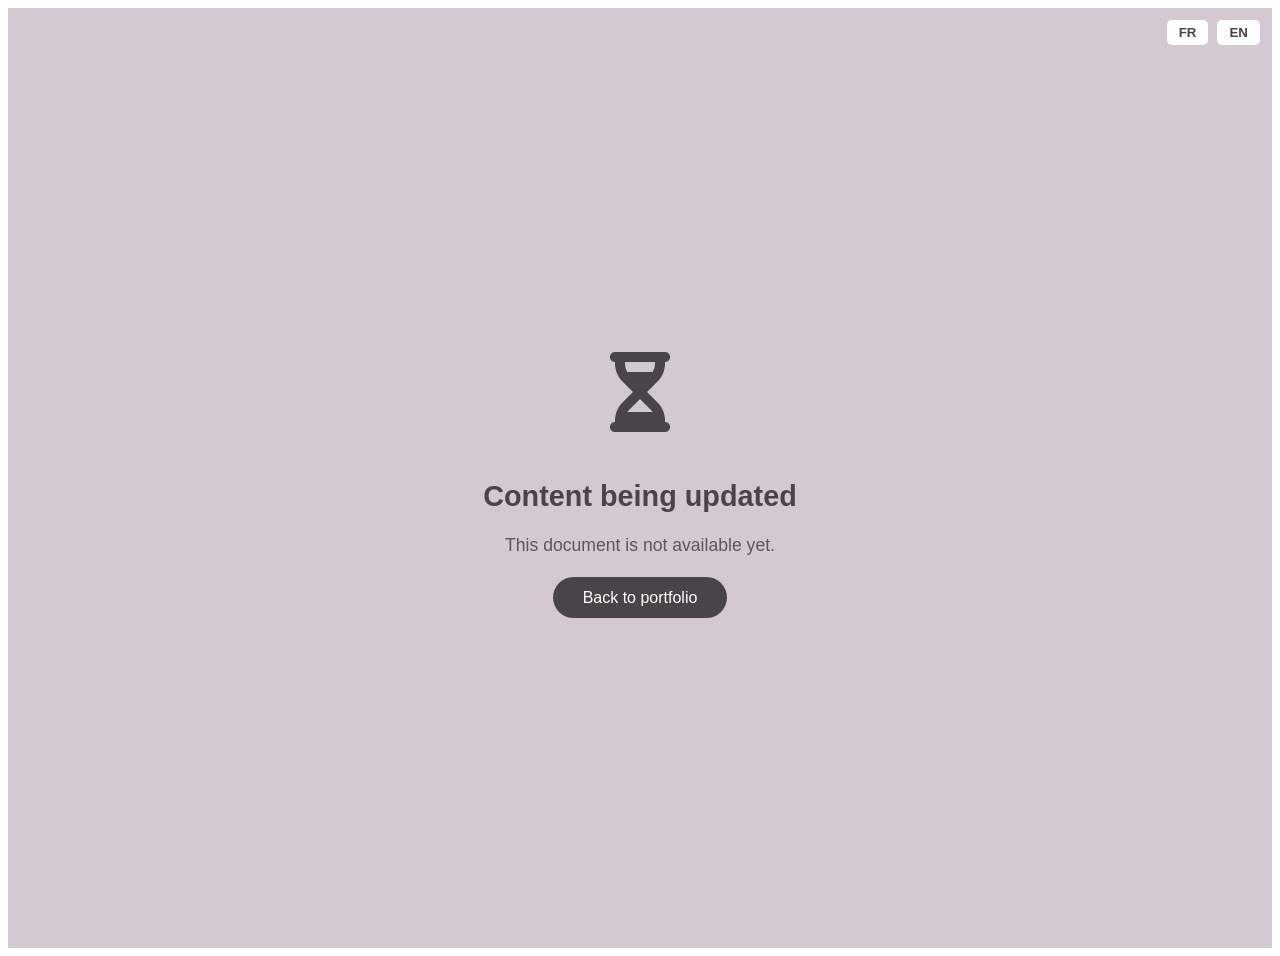
<file: temporaires/attente.html>
<!DOCTYPE html>
<html lang="fr">
<head>
    <meta charset="UTF-8">
    <meta name="viewport" content="width=device-width, initial-scale=1.0">
    <title>Document en cours - Portfolio</title>
    <link rel="stylesheet" href="https://cdnjs.cloudflare.com/ajax/libs/font-awesome/6.0.0/css/all.min.css">
    <style>
        .error-page {
            height: 100vh; display: flex; flex-direction: column;
            justify-content: center; align-items: center;
            background-color: #D4C9D0; text-align: center; padding: 20px;
            font-family: 'Poppins', sans-serif;
        }
        .error-icon { font-size: 5rem; color: #4A4448; margin-bottom: 20px; }
        h1 { color: #4A4448; font-size: 1.8rem; margin-bottom: 15px; }
        p { color: #5E565B; max-width: 600px; line-height: 1.6; margin-bottom: 30px; font-size: 1.1rem; }
        .btn-home {
            padding: 12px 30px; background: #4A4448; color: white;
            text-decoration: none; border-radius: 50px; font-weight: 500; transition: 0.3s ease;
        }
        .btn-home:hover { background: #5E565B; transform: translateY(-3px); }
        .lang-switch { position: absolute; top: 20px; right: 20px; }
        .lang-btn { cursor: pointer; background: white; border: none; padding: 5px 12px; border-radius: 5px; color: #4A4448; font-weight: bold; margin-left: 5px; }
    </style>
</head>
<body>
    <div class="lang-switch">
        <button class="lang-btn" onclick="setLanguage('fr')">FR</button>
        <button class="lang-btn" onclick="setLanguage('en')">EN</button>
    </div>

    <div class="error-page">
        <div class="error-icon"><i class="fa-solid fa-hourglass-half"></i></div>
        
        <div id="content-fr">
            <h1>Contenu en cours de mise à jour</h1>
            <p>Ce document n'est pas encore disponible.</p>
            <a href="#" class="btn-home" onclick="history.back(); return false;">Retour</a>
        </div>

        <div id="content-en" style="display: none;">
            <h1>Content being updated</h1>
            <p>This document is not available yet.</p>
            <a href="#" class="btn-home" onclick="history.back(); return false;">Back to portfolio</a>
        </div>
    </div>

    <script>
        function setLanguage(lang) {
        
            document.getElementById('content-fr').style.display = (lang === 'fr') ? 'block' : 'none';
            document.getElementById('content-en').style.display = (lang === 'en') ? 'block' : 'none';
        
        
            localStorage.setItem('language', lang);
    }

    
        (function() {
        
            const savedLang = localStorage.getItem('language');
            const browserLang = (navigator.language || navigator.userLanguage).startsWith('en') ? 'en' : 'fr';
        
        
            setLanguage(savedLang || browserLang);
        })();
    </script>
</body>
</html>
</file>
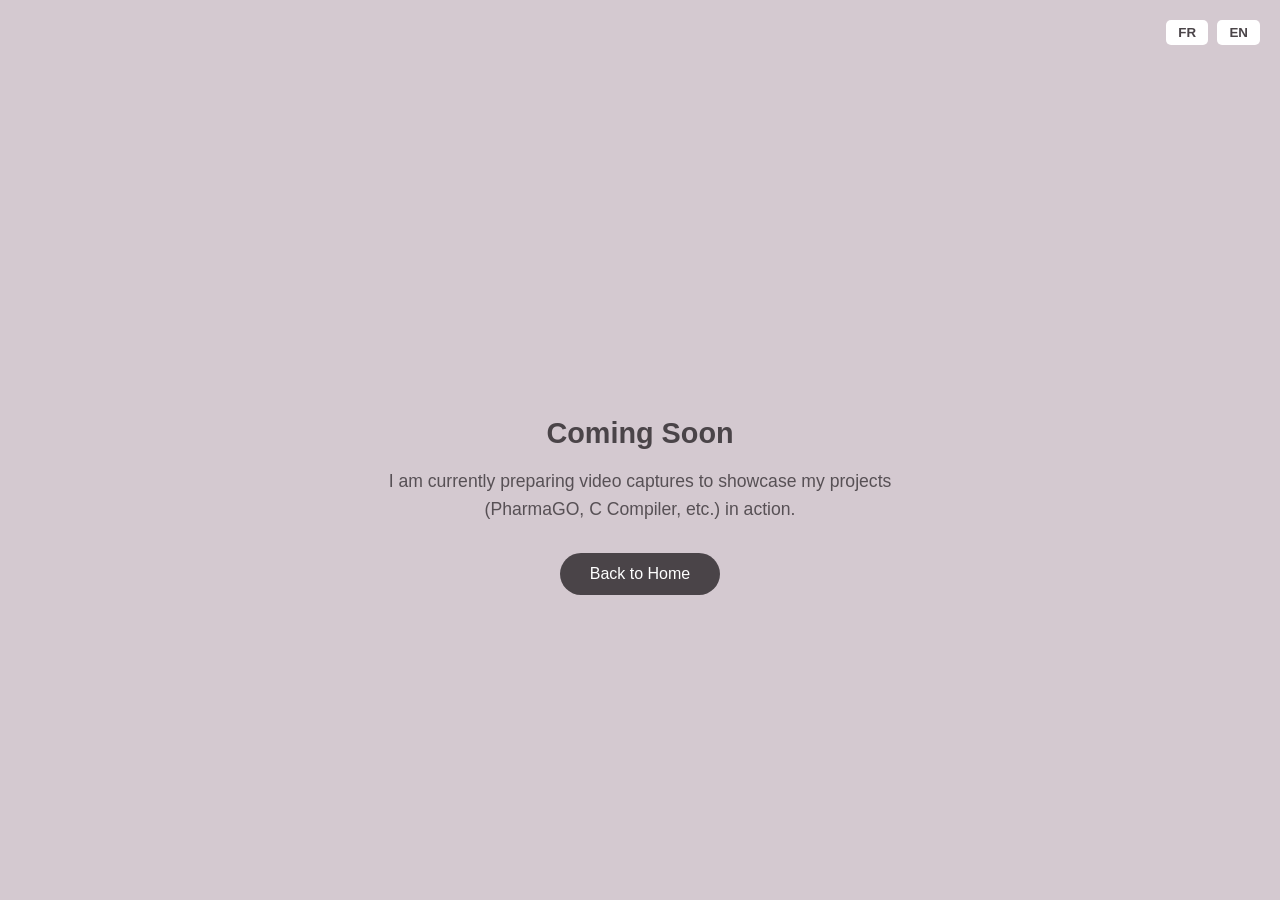
<file: temporaires/demo-en-attente.html>
<!DOCTYPE html>
<html lang="fr">
<head>
    <meta charset="UTF-8">
    <meta name="viewport" content="width=device-width, initial-scale=1.0">
    <title>Démonstrations - Coming Soon</title>
    <link rel="stylesheet" href="https://cdnjs.cloudflare.com/ajax/libs/font-awesome/6.0.0/css/all.min.css">
    <style>
        body {
            font-family: 'Poppins', sans-serif;
            background-color: #D4C9D0;
            color: #4A4448;
            margin: 0; display: flex; justify-content: center; align-items: center; height: 100vh; text-align: center;
        }
        .container { padding: 20px; max-width: 600px; }
        .icon { font-size: 5rem; margin-bottom: 20px; color: #4A4448; }
        h1 { font-size: 1.8rem; margin-bottom: 10px; }
        p { font-size: 1.1rem; line-height: 1.6; margin-bottom: 30px; opacity: 0.9; }
        .btn-back {
            display: inline-block; padding: 12px 30px; background-color: #4A4448;
            color: #fff; text-decoration: none; border-radius: 30px; transition: 0.3s;
        }
        .btn-back:hover { transform: scale(1.05); background-color: #5E565B; }
        .lang-switch { position: absolute; top: 20px; right: 20px; }
        .lang-btn { cursor: pointer; background: white; border: none; padding: 5px 12px; border-radius: 5px; color: #4A4448; font-weight: bold; margin-left: 5px; }
    </style>
</head>
<body>
    <div class="lang-switch">
        <button class="lang-btn" onclick="setLanguage('fr')">FR</button>
        <button class="lang-btn" onclick="setLanguage('en')">EN</button>
    </div>
    <div class="container">
        <div class="icon"><i class="fa-solid fa-person-digging"></i></div>
        <div id="content-fr">
            <h1>Bientôt disponible</h1>
            <p>Je prépare actuellement des captures vidéo pour vous présenter mes projets (PharmaGO, Compilateur C, etc.) en action.</p>
            <a href="#" class="btn-back" onclick="history.back(); return false;">Retour</a>
        </div>
        <div id="content-en" style="display: none;">
            <h1>Coming Soon</h1>
            <p>I am currently preparing video captures to showcase my projects (PharmaGO, C Compiler, etc.) in action.</p>
            <a href="#" class="btn-back" onclick="history.back(); return false;">Back to Home</a>
        </div>
    </div>
    <script>
        function setLanguage(lang) {
        
            document.getElementById('content-fr').style.display = (lang === 'fr') ? 'block' : 'none';
            document.getElementById('content-en').style.display = (lang === 'en') ? 'block' : 'none';
        
        
            localStorage.setItem('language', lang);
    }

    
        (function() {
        
            const savedLang = localStorage.getItem('language');
            const browserLang = (navigator.language || navigator.userLanguage).startsWith('en') ? 'en' : 'fr';
        
        
            setLanguage(savedLang || browserLang);
        })();
    </script>
</body>
</html>
</file>
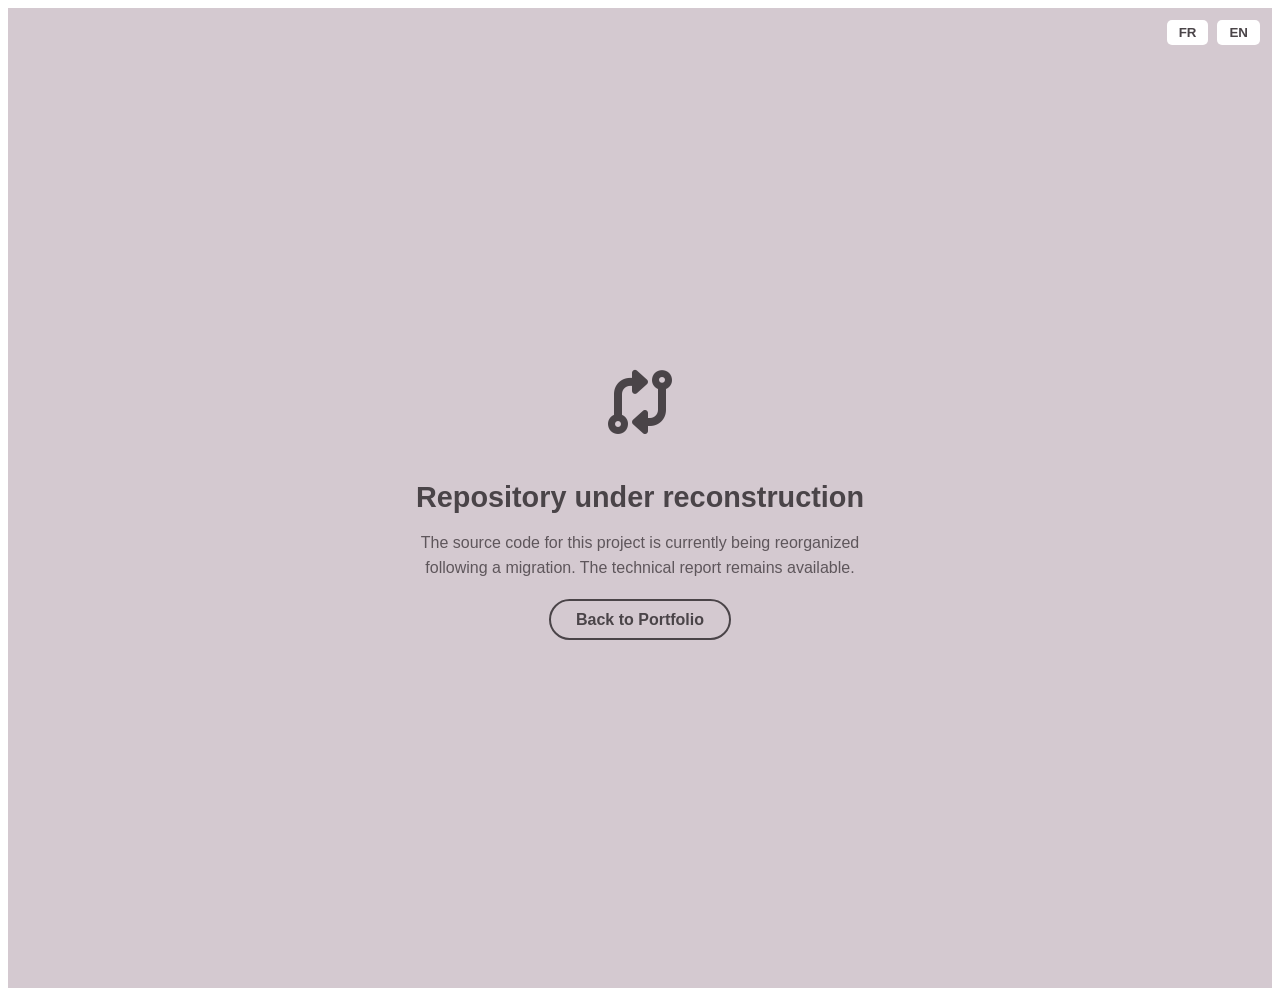
<file: temporaires/maintenance.html>
<!DOCTYPE html>
<html lang="fr">
<head>
    <meta charset="UTF-8">
    <meta name="viewport" content="width=device-width, initial-scale=1.0">
    <title>Maintenance - Cinely</title>
    <link rel="stylesheet" href="https://cdnjs.cloudflare.com/ajax/libs/font-awesome/6.0.0/css/all.min.css">
    <style>
        .maintenance-container {
            height: 100vh; display: flex; flex-direction: column;
            justify-content: center; align-items: center;
            background-color: #D4C9D0; text-align: center; padding: 40px;
            font-family: 'Poppins', sans-serif;
        }
        .icon-box { font-size: 4rem; color: #4A4448; margin-bottom: 20px; }
        h1 { color: #4A4448; font-size: 1.8rem; margin-bottom: 10px; }
        p { color: #5E565B; max-width: 500px; line-height: 1.6; margin-bottom: 30px; }
        .back-link {
            padding: 10px 25px; border: 2px solid #4A4448; color: #4A4448;
            text-decoration: none; border-radius: 25px; font-weight: 600; transition: 0.3s;
        }
        .back-link:hover { background: #4A4448; color: white; }
        .lang-switch { position: absolute; top: 20px; right: 20px; }
        .lang-btn { cursor: pointer; background: white; border: none; padding: 5px 12px; border-radius: 5px; color: #4A4448; font-weight: bold; margin-left: 5px; }
    </style>
</head>
<body>
    <div class="lang-switch">
        <button class="lang-btn" onclick="setLanguage('fr')">FR</button>
        <button class="lang-btn" onclick="setLanguage('en')">EN</button>
    </div>

    <div class="maintenance-container">
        <div class="icon-box"><i class="fa-solid fa-code-compare"></i></div>
        
        <div id="content-fr">
            <h1>Dépôt en cours de reconstruction</h1>
            <p>Le code source du projet est actuellement en cours de réorganisation suite à une migration. Le rapport technique reste disponible.</p>
            <a href="#" class="back-link" onclick="history.back(); return false;">Retour</a>
        </div>

        <div id="content-en" style="display: none;">
            <h1>Repository under reconstruction</h1>
            <p>The source code for this project is currently being reorganized following a migration. The technical report remains available.</p>
            <a href="#" class="back-link" onclick="history.back(); return false;">Back to Portfolio</a>
        </div>
    </div>

    <script>
        function setLanguage(lang) {
        
            document.getElementById('content-fr').style.display = (lang === 'fr') ? 'block' : 'none';
            document.getElementById('content-en').style.display = (lang === 'en') ? 'block' : 'none';
        
        
            localStorage.setItem('language', lang);
    }

    
        (function() {
        
            const savedLang = localStorage.getItem('language');
            const browserLang = (navigator.language || navigator.userLanguage).startsWith('en') ? 'en' : 'fr';
        
        
            setLanguage(savedLang || browserLang);
        })();
    </script>
</body>
</html>
</file>
<file: style.css>
/* NAVIGATION FLUIDE */

html {
  scroll-behavior: smooth;
}

* {
  margin: 0;
}

.reveal {
    opacity: 0;
    transform: translateY(30px);
    transition: all 0.8s ease-out;
}

.reveal.active {
    opacity: 1;
    transform: translateY(0);
}
/* --- VARIABLES --- */
:root {
    --bg-color: #f7edf2;
    --text-main: #1a1a1a;
    --text-muted: #545151;
    --accent-color: #b799b3; 
    --font-size-nav: 0.85rem;
    --font-size-sub: 0.95rem;
    --card-bg: #ffffff;
}

body.dark-mode {
    --bg-color:#121212;
    --text-main: #ffffff;
    --text-muted: #9b9b9b;
    --accent-color: #c7bfde;
    --card-bg: #1a1a1a;
}

/* --- BASE --- */
body {
    background-color: var(--bg-color);
    color: var(--text-main);
    font-family: 'Inter', sans-serif;
    transition: all 0.3s ease;
    margin: 0;
}

/* --- STRUCTURE (ESPACEMENT) --- */
.container {
    max-width: 900px;
    margin: 0 auto;
    padding: 60px 8%; 
}



/* --- NAVIGATION --- */
nav {
    display: flex;
    justify-content: space-between;
    align-items: center;
    max-width: 900px;
    margin: 0 auto;
    padding: 15px 8%;
}

.logo {
    font-family: 'Playfair Display', serif;
    font-size: 1.2rem;
    font-weight: bold;
}

.nav-links {
    display: flex;
    gap: 25px;
    list-style: none;
}

.nav-links a {
    text-decoration: none;
    color: var(--text-main);
    font-size: var(--font-size-nav);
}

.nav-right {
    display: flex;
    align-items: center;
    gap: 15px;
}

/* --- BOUTONS LANGUES & THEME --- */
.lang-switch {
    background: rgba(0,0,0,0.05);
    padding: 3px;
    border-radius: 20px;
    font-size: 0.75rem;
    display: inline-flex;
}

body.dark-mode .lang-switch { background: rgba(255,255,255,0.1); }

.lang-btn {
    padding: 4px 10px;
    border-radius: 15px;
    cursor: pointer;
    color: var(--text-muted);
    transition: all 0.2s ease;
}

.lang-btn.active {
    background-color: var(--accent-color);
    color: white;
}

.theme-toggle {
    cursor: pointer;
    font-size: 1rem;
}

/* --- HERO SECTION --- */
.hero { 
    text-align: center; 
    padding: 60px 20px; 
    max-width: 1100px;
    margin: 0 auto;
}

.hero-img .img-light { display: block; margin: 0 auto; max-width: 280px; }
.hero-img .img-dark { display: none; }

body.dark-mode .hero-img .img-light { display: none; }
body.dark-mode .hero-img .img-dark { display: block; margin: 0 auto; max-width: 280px; }

.hero h1 {
    font-family: 'Playfair Display', serif;
    font-size: 2.8rem;
    margin: 20px 0 10px;
}

.subtitle {
    font-size: var(--font-size-sub);
    color: var(--text-muted);
    font-weight: 300;
}

.social-icons-hero {
    display: flex;
    justify-content: center;
    align-items: center; 
    gap: 20px;
    margin-top: 25px;
}

.social-icons-hero .github-icon-link i {
    font-size: 1.1rem;
    padding: 10px;
    border: 1px solid rgba(0,0,0,0.1);
    border-radius: 50%;
    color: var(--text-muted);
    display: flex; 
}



body.dark-mode .social-icons-hero i { border-color: rgba(255,255,255,0.1); }

/* --- SECTIONS TITLES --- */
.section-title {
    font-family: 'Playfair Display', serif;
    font-size: 2rem;
    border-bottom: 1px solid rgba(0,0,0,0.1);
    padding-bottom: 10px;
    margin-bottom: 30px;
}

body.dark-mode .section-title { border-bottom-color: rgba(255,255,255,0.1); }

.cv-download-btn {
    display: flex;
    align-items: center;
    gap: 10px; 
    padding: 10px 20px;
    background-color: transparent;
    border: 1px solid rgba(0,0,0,0.1); 
    border-radius: 20px; 
    color: var(--text-muted);
    text-decoration: none;
    font-size: 0.85rem;
    font-weight: 500;
    transition: all 0.2s ease;
}

body.dark-mode .cv-download-btn {
    border-color: rgba(255,255,255,0.1);
}

.social-icons-hero a:hover i,
.social-icons-hero .cv-download-btn:hover {
    color: var(--text-main);
    border-color: rgba(0,0,0,0.2);
    transform: translateY(-2px); 
}

body.dark-mode .social-icons-hero a:hover i,
body.dark-mode .social-icons-hero .cv-download-btn:hover {
    border-color: rgba(255,255,255,0.2);
}

/* --- FORMATION --- */
.formation-grid {
    display: grid;
    grid-template-columns: 1.2fr 1fr;
    gap: 60px;
    margin-top: 30px;
}

.timeline-item {
    position: relative;
    padding-left: 25px;
    border-left: 1px solid var(--accent-color);
    padding-bottom: 30px;
}

.timeline-item .dot {
    position: absolute;
    left: -5.5px;
    top: 5px;
    width: 10px;
    height: 10px;
    background-color: var(--accent-color);
    border-radius: 50%;
}

.timeline-item h3 { font-size: 1rem; margin: 0; font-weight: 500; }
.timeline-item p { font-size: 0.85rem; color: var(--text-muted); margin: 5px 0 0; }

.cert-card {
    background: var(--card-bg);
    padding: 15px;
    border-radius: 12px;
    display: flex;
    align-items: center;
    gap: 15px;
    margin-bottom: 15px;
    box-shadow: 0 4px 15px rgba(0,0,0,0.03);
}

body.dark-mode .cert-card { box-shadow: none; border: 1px solid rgba(255,255,255,0.05); }

.cert-icon {
    background: var(--bg-color);
    padding: 10px;
    border-radius: 8px;
    font-weight: bold;
    font-size: 0.75rem;
    min-width: 40px;
    text-align: center;
}

.cert-info h4 { font-size: 0.9rem; margin: 0; font-weight: 500; }
.cert-info a { font-size: 0.75rem; color: var(--accent-color); text-decoration: none; }

/* --- TECHNOLOGIES --- */
.tech-grid {
    display: grid;
    grid-template-columns: repeat(3, 1fr);
    gap: 20px;
}

.tech-card {
    background: var(--card-bg);
    padding: 25px;
    border-radius: 15px;
    border: 1px solid rgba(0,0,0,0.05);
}

body.dark-mode .tech-card { border-color: rgba(255,255,255,0.05); }

.tech-card h4 {
    font-size: 0.75rem;
    text-transform: uppercase;
    letter-spacing: 1px;
    color: var(--text-muted);
    margin-bottom: 20px;
}

.tags-container {
    display: flex;
    flex-wrap: wrap;
    gap: 10px;
}

.tag {
    background: var(--bg-color);
    padding: 6px 15px;
    border-radius: 20px;
    font-size: 0.8rem;
    font-weight: 500;
}

.cert-info a {
    font-size: 0.75rem;
    color: var(--accent-color);
    text-decoration: none;
    display: inline-flex;
    align-items: center;
    gap: 5px;
    transition: opacity 0.2s;
}

.cert-info a:hover {
    text-decoration: underline;
    opacity: 0.8;
}

.cert-info a i {
    font-size: 0.65rem; /* Icône de sortie légèrement plus petite */
}
/* --- TECHNOLOGIES --- */
.tech-grid {
    display: grid;
    grid-template-columns: repeat(3, 1fr); /* 3 colonnes égales */
    gap: 15px;
}

.tech-card {
    background: var(--card-bg);
    padding: 20px;
    border-radius: 15px;
    border: 1px solid rgba(0,0,0,0.05);
    transition: transform 0.3s ease;
}

body.dark-mode .tech-card {
    border-color: rgba(255,255,255,0.05);
}

.tech-card:hover {
    transform: translateY(-5px); /* Petit effet au survol */
}

.tech-card h4 {
    font-size: 0.75rem;
    text-transform: uppercase;
    letter-spacing: 1.2px;
    color: var(--text-muted);
    margin-bottom: 20px;
    font-weight: 600;
}

.tags-container {
    display: flex;
    flex-wrap: wrap;
    gap: 10px;
}

.tag {
    background: var(--bg-color); /* Utilise le rose pâle ou noir selon le mode */
    color: var(--text-main);
    padding: 7px 14px;
    border-radius: 20px;
    font-size: 0.75rem;
    font-weight: 500;
    transition: background 0.3s ease;
}

body.dark-mode .tag {
    background: rgba(255,255,255,0.1);
}

.skills-subtitle {
    text-align: center;
    max-width: 700px;
    margin: -10px auto 40px; /* Aligné avec le titre */
    font-size: 0.95rem;
    color: var(--text-muted); /* Un ton proche de ton mauve #D4C9D0 mais plus lisible */
    line-height: 1.6;
    opacity: 0.9;
}
/* --- PROJECTS SECTION --- */
.projects-grid {
    display: grid;
    grid-template-columns: repeat(2, 1fr); /* 2 colonnes */
    gap: 20px;
}
.section-subtitle {
    text-align: center;
    color: var(--text-muted); 
    font-size: 0.95rem;
    margin-bottom: 30px; /* Espace avant que la grille ne commence */
    margin-top: -10px;    /* Rapproche un peu le texte du titre principal */
}

.project-card {
    background: var(--card-bg);
    border-radius: 20px;
    overflow: hidden;
    border: 1px solid rgba(0,0,0,0.05);
    box-shadow: 0 10px 30px rgba(0,0,0,0.02);
    transition: transform 0.3s ease;
    
    /* AJOUT : Permet à la carte de gérer ses enfants verticalement */
    display: flex;
    flex-direction: column;
    height: 100%; 
}

body.dark-mode .project-card { border-color: rgba(255,255,255,0.05); }

.project-card:hover { transform: translateY(-10px); }

.project-img {
    height: 160px;
    background: #f0f0f0; /* Couleur d'attente si pas d'image */
    overflow: hidden;
}

.project-img img {
    width: 100%;
    height: 100%;
    object-fit: cover;
}

.project-content { 
    padding: 20px; 
    /* AJOUT : Ce bloc va prendre tout l'espace disponible au milieu */
    display: flex;
    flex-direction: column;
    flex-grow: 1; 
}

.project-content h3 {
    font-size: 1rem;
    margin: 0 0 10px 0;
    display: flex;
    align-items: center;
    gap: 10px;
}

.badge {
    font-size: 0.6rem;
    padding: 2px 8px;
    border-radius: 10px;
    border: 1px solid rgba(0,0,0,0.1);
    color: var(--text-muted);
    font-weight: 400;
}

.project-content p {
    font-size: 0.8rem;
    color: var(--text-muted);
    line-height: 1.6;
    margin-bottom: 20px;
}

.tech-tag {
    font-size: 0.75rem;
    padding: 6px 15px;
    border-radius: 20px;
    border: 1px solid rgba(0,0,0,0.1);
    display: inline-flex;
    align-items: center;
    gap: 8px;
}

.project-card:last-child:nth-child(odd) {
    grid-column: 1 / span 2;
    max-width: 430px; 
    margin: 0 auto;
}

body.dark-mode .tech-tag { border-color: rgba(255,255,255,0.1); }

/* --- PROJECT FOOTER & LINKS --- */
.project-footer {
    display: flex;
    justify-content: space-between;
    align-items: center;
    
    /* MODIFICATION : "auto" pousse ce bloc tout en bas de la carte */
    margin-top: auto; 
    padding-top: 15px; /* Un peu d'air au-dessus du badge */
}

.project-links {
    display: flex;
    flex-direction: column;
    gap: 8px;
    margin-top: 15px;
}
.btn-demo-main {
    display: flex;
    justify-content: center;
    align-items: center;
    gap: 8px;
    background-color: #333; /* Couleur sombre moderne */
    color: #fff;
    padding: 10px;
    border-radius: 6px;
    text-decoration: none;
    font-size: 0.9rem;
    transition: 0.3s;
}

.sub-links {
    display: flex;
    gap: 8px;
}
.sub-links .repo-link {
    flex: 1;
    display: flex;
    justify-content: center;
    align-items: center;
    gap: 5px;
    padding: 8px;
    border: 1px solid #ddd;
    border-radius: 6px;
    text-decoration: none;
    font-size: 0.85rem;
    color: inherit;
}

.btn-demo:hover {
    background-color: var(--accent-color);
    color: #fff;
    transform: translateY(-2px);
}
.repo-link i.fa-file-pdf {
    color: #e74c3c; /* Un petit rouge discret pour rappeler le PDF */
    font-size: 1.1rem;
}

.repo-link {
    color: var(--text-main);
    font-size: 1.2rem;
    transition: color 0.2s, transform 0.2s;
    opacity: 0.7;
}

.repo-link:hover {
    color: var(--accent-color);
    transform: scale(1.1);
    opacity: 1;
}

.tech-tag {
    display: inline-flex;
    align-items: center;
    
}

.repo-link {
    display: flex;
    align-items: center;
    gap: 8px; 
    text-decoration: none;
    color: var(--text-main);
    font-weight: 500;
    transition: all 0.3s ease;
}

.repo-text {
    font-size: 0.7rem;
    font-weight: 600;
    text-transform: uppercase;
    letter-spacing: 0.5px;
    opacity: 0.8;
}

.repo-link i {
    font-size: 1.2rem;
}

.repo-link:hover {
    color: var(--accent-color);
    transform: translateX(3px); 
}

.repo-link:hover .repo-text {
    opacity: 1;
}



/* --- ABOUT ME --- */
.centered { text-align: center; margin-bottom: 30px; }

.about-text-container {
    max-width: 800px;
    margin: 0 auto;
    line-height: 1.8;
    text-align: center;
    color: var(--text-muted);
    font-size: 0.95rem;
}

/* --- HOBBIES & LANGUES --- */
.hobbies-grid, .languages-flex {
    display: flex;
    justify-content: center;
    flex-wrap: wrap;
    gap: 15px;
    margin-top: 20px;
}

.hobby-item, .lang-card {
    background: var(--card-bg);
    padding: 12px 20px;
    border-radius: 30px;
    border: 1px solid rgba(0,0,0,0.05);
    font-size: 0.85rem;
    display: flex;
    align-items: center;
    gap: 10px;
}

body.dark-mode .hobby-item, 
body.dark-mode .lang-card { border-color: rgba(255,255,255,0.05); }

.lang-level {
    font-size: 0.7rem;
    color: var(--accent-color);
    text-transform: uppercase;
    font-weight: bold;
}
/* --- FOOTER --- */
.footer {
    background-color: #d5c9d5; 
    padding-top: 60px;
    padding-bottom: 40px;
    text-align: center;
    width: 100%; 
    margin-top: 50px;
}

.footer-divider {
    border: 0;
    border-top: 1px solid rgba(0,0,0,0.05);
    margin-bottom: 50px;
}

body.dark-mode .footer-divider { border-color: rgba(255,255,255,0.05); }

.footer-content h2 {
    font-size: 1.6rem;
    color: #4A4448; 
    margin-bottom: 15px;
}

.footer-email {
    font-size: 1.1rem;
    color: #5E565B; 
    margin-bottom: 30px;
    font-weight: 500;
}

.footer-content {
    display: flex;
    flex-direction: column;
    align-items: center;
    text-align: center;
}

.social-links-footer {
    display: flex;
    justify-content: center; 
    align-items: center;     
    gap: 30px;             
    margin-bottom: 40px;
    width: 100%;             
}

.social-links-footer a {
    font-size: 1.5rem;
    color: #4A4448; 
    transition: all 0.3s ease;
}

.social-links-footer a:hover {
    color: #FFFFFF; 
    transform: translateY(-3px);
}

.copyright {
    margin-top: 30px;
    font-size: 0.75rem;
    color: #7A7277;
}
.footer .container {
    max-width: 100%; 
    display: flex;
    justify-content: center;
}


.tech-tag i { font-size: 0.4rem; color: var(--accent-color); }
@media (max-width: 768px) {
    .tech-grid { grid-template-columns: 1fr; }}


    
/* --- RESPONSIVITÉ UNIFORME (iPad & Mobile) --- */

/* 1. Point de rupture pour Tablettes (iPad Mini, iPad Air, etc.) */
@media (max-width: 1024px) {
    .projects-grid {
        display: grid !important;
        grid-template-columns: 1fr !important; /* Force une seule colonne pour éviter le rétrécissement */
        gap: 25px !important;
        width: 100% !important;
    }

    .project-card {
        width: 100% !important;
        max-width: 550px !important; /* Largeur identique pour TOUTES les cartes */
        margin: 0 auto !important;   /* Centre les cartes horizontalement */
        display: flex;
        flex-direction: column;
        height: 100%;
    }

    /* Neutralise la règle spécifique à la dernière carte impaire */
    .project-card:last-child:nth-child(odd) {
        max-width: 550px !important;
        grid-column: auto !important;
        margin: 0 auto !important;
    }
}

/* 2. Point de rupture pour Mobiles (Smartphones) */
@media (max-width: 768px) {
    .container, nav, .hero {
        width: 100% !important;
        padding: 30px 5% !important;
        box-sizing: border-box;
    }

    .formation-grid, 
    .tech-grid {
        grid-template-columns: 1fr !important; 
        gap: 20px !important;
    }

    .project-card {
        max-width: 100% !important; /* Prend toute la largeur sur petit écran */
    }

    nav {
        flex-direction: column;
        gap: 15px;
    }
    
    .nav-links {
        padding: 0;
        justify-content: center;
        flex-wrap: wrap; 
        gap: 15px;
    }

    .hero h1 {
        font-size: 1.8rem !important;
    }

    .hero-img .img-light, 
    .hero-img .img-dark {
        max-width: 100% !important;
        height: auto;
    }
}
</file>
<file: .qodo/style.css>
/* --- VARIABLES --- */
:root {
    --bg-color: #f7edf2;
    --text-main: #1a1a1a;
    --text-muted: #545151;
    --accent-color: #b799b3; /* Bleu (Light Mode) */
    --font-size-nav: 0.85rem;
    --font-size-sub: 0.95rem;
    --card-bg: #ffffff;
}

body.dark-mode {
    --bg-color:#121212;
    --text-main: #ffffff;
    --text-muted: #9b9b9b;
    --accent-color: #c7bfde; /* Violet (Dark Mode) */
    --card-bg: #1a1a1a;
}

/* --- BASE --- */
body {
    background-color: var(--bg-color);
    color: var(--text-main);
    font-family: 'Inter', sans-serif;
    transition: all 0.3s ease;
    margin: 0;
}

/* --- STRUCTURE (ESPACEMENT) --- */
.container {
    max-width: 900px;
    margin: 0 auto;
    padding: 60px 8%; /* Décolle le contenu des bords gauche/droite */
}

/* --- NAVIGATION --- */
nav {
    display: flex;
    justify-content: space-between;
    align-items: center;
    max-width: 900px;
    margin: 0 auto;
    padding: 15px 8%;
}

.logo {
    font-family: 'Playfair Display', serif;
    font-size: 1.2rem;
    font-weight: bold;
}

.nav-links {
    display: flex;
    gap: 25px;
    list-style: none;
}

.nav-links a {
    text-decoration: none;
    color: var(--text-main);
    font-size: var(--font-size-nav);
}

.nav-right {
    display: flex;
    align-items: center;
    gap: 15px;
}

/* --- BOUTONS LANGUES & THEME --- */
.lang-switch {
    background: rgba(0,0,0,0.05);
    padding: 3px;
    border-radius: 20px;
    font-size: 0.75rem;
    display: inline-flex;
}

body.dark-mode .lang-switch { background: rgba(255,255,255,0.1); }

.lang-btn {
    padding: 4px 10px;
    border-radius: 15px;
    cursor: pointer;
    color: var(--text-muted);
    transition: all 0.2s ease;
}

.lang-btn.active {
    background-color: var(--accent-color);
    color: white;
}

.theme-toggle {
    cursor: pointer;
    font-size: 1rem;
}

/* --- HERO SECTION --- */
.hero { 
    text-align: center; 
    padding: 60px 20px; 
    max-width: 1100px;
    margin: 0 auto;
}

.hero-img .img-light { display: block; margin: 0 auto; max-width: 280px; }
.hero-img .img-dark { display: none; }

body.dark-mode .hero-img .img-light { display: none; }
body.dark-mode .hero-img .img-dark { display: block; margin: 0 auto; max-width: 280px; }

.hero h1 {
    font-family: 'Playfair Display', serif;
    font-size: 2.8rem;
    margin: 20px 0 10px;
}

.subtitle {
    font-size: var(--font-size-sub);
    color: var(--text-muted);
    font-weight: 300;
}

.social-icons-hero {
    display: flex;
    justify-content: center;
    align-items: center; 
    gap: 20px;
    margin-top: 25px;
}

.social-icons-hero .github-icon-link i {
    font-size: 1.1rem;
    padding: 10px;
    border: 1px solid rgba(0,0,0,0.1);
    border-radius: 50%;
    color: var(--text-muted);
    display: flex; /* Assure que le padding est bien centré */
}



body.dark-mode .social-icons-hero i { border-color: rgba(255,255,255,0.1); }

/* --- SECTIONS TITLES --- */
.section-title {
    font-family: 'Playfair Display', serif;
    font-size: 2rem;
    border-bottom: 1px solid rgba(0,0,0,0.1);
    padding-bottom: 10px;
    margin-bottom: 30px;
}

body.dark-mode .section-title { border-bottom-color: rgba(255,255,255,0.1); }

.cv-download-btn {
    display: flex;
    align-items: center;
    gap: 10px; /* Espace entre l'icône et le texte */
    padding: 10px 20px;
    background-color: transparent;
    border: 1px solid rgba(0,0,0,0.1); /* Bordure légère au lieu du cercle */
    border-radius: 20px; /* Bords arrondis de type "pilule" */
    color: var(--text-muted);
    text-decoration: none;
    font-size: 0.85rem;
    font-weight: 500;
    transition: all 0.2s ease;
}

body.dark-mode .cv-download-btn {
    border-color: rgba(255,255,255,0.1);
}

.social-icons-hero a:hover i,
.social-icons-hero .cv-download-btn:hover {
    color: var(--text-main);
    border-color: rgba(0,0,0,0.2);
    transform: translateY(-2px); /* Petit effet de soulèvement */
}

body.dark-mode .social-icons-hero a:hover i,
body.dark-mode .social-icons-hero .cv-download-btn:hover {
    border-color: rgba(255,255,255,0.2);
}

/* --- FORMATION --- */
.formation-grid {
    display: grid;
    grid-template-columns: 1.2fr 1fr;
    gap: 60px;
    margin-top: 30px;
}

.timeline-item {
    position: relative;
    padding-left: 25px;
    border-left: 1px solid var(--accent-color);
    padding-bottom: 30px;
}

.timeline-item .dot {
    position: absolute;
    left: -5.5px;
    top: 5px;
    width: 10px;
    height: 10px;
    background-color: var(--accent-color);
    border-radius: 50%;
}

.timeline-item h3 { font-size: 1rem; margin: 0; font-weight: 500; }
.timeline-item p { font-size: 0.85rem; color: var(--text-muted); margin: 5px 0 0; }

.cert-card {
    background: var(--card-bg);
    padding: 15px;
    border-radius: 12px;
    display: flex;
    align-items: center;
    gap: 15px;
    margin-bottom: 15px;
    box-shadow: 0 4px 15px rgba(0,0,0,0.03);
}

body.dark-mode .cert-card { box-shadow: none; border: 1px solid rgba(255,255,255,0.05); }

.cert-icon {
    background: var(--bg-color);
    padding: 10px;
    border-radius: 8px;
    font-weight: bold;
    font-size: 0.75rem;
    min-width: 40px;
    text-align: center;
}

.cert-info h4 { font-size: 0.9rem; margin: 0; font-weight: 500; }
.cert-info a { font-size: 0.75rem; color: var(--accent-color); text-decoration: none; }

/* --- TECHNOLOGIES --- */
.tech-grid {
    display: grid;
    grid-template-columns: repeat(3, 1fr);
    gap: 20px;
}

.tech-card {
    background: var(--card-bg);
    padding: 25px;
    border-radius: 15px;
    border: 1px solid rgba(0,0,0,0.05);
}

body.dark-mode .tech-card { border-color: rgba(255,255,255,0.05); }

.tech-card h4 {
    font-size: 0.75rem;
    text-transform: uppercase;
    letter-spacing: 1px;
    color: var(--text-muted);
    margin-bottom: 20px;
}

.tags-container {
    display: flex;
    flex-wrap: wrap;
    gap: 10px;
}

.tag {
    background: var(--bg-color);
    padding: 6px 15px;
    border-radius: 20px;
    font-size: 0.8rem;
    font-weight: 500;
}

.cert-info a {
    font-size: 0.75rem;
    color: var(--accent-color);
    text-decoration: none;
    display: inline-flex;
    align-items: center;
    gap: 5px;
    transition: opacity 0.2s;
}

.cert-info a:hover {
    text-decoration: underline;
    opacity: 0.8;
}

.cert-info a i {
    font-size: 0.65rem; /* Icône de sortie légèrement plus petite */
}
/* --- TECHNOLOGIES --- */
.tech-grid {
    display: grid;
    grid-template-columns: repeat(3, 1fr); /* 3 colonnes égales */
    gap: 15px;
}

.tech-card {
    background: var(--card-bg);
    padding: 20px;
    border-radius: 15px;
    border: 1px solid rgba(0,0,0,0.05);
    transition: transform 0.3s ease;
}

body.dark-mode .tech-card {
    border-color: rgba(255,255,255,0.05);
}

.tech-card:hover {
    transform: translateY(-5px); /* Petit effet au survol */
}

.tech-card h4 {
    font-size: 0.75rem;
    text-transform: uppercase;
    letter-spacing: 1.2px;
    color: var(--text-muted);
    margin-bottom: 20px;
    font-weight: 600;
}

.tags-container {
    display: flex;
    flex-wrap: wrap;
    gap: 10px;
}

.tag {
    background: var(--bg-color); /* Utilise le rose pâle ou noir selon le mode */
    color: var(--text-main);
    padding: 7px 14px;
    border-radius: 20px;
    font-size: 0.75rem;
    font-weight: 500;
    transition: background 0.3s ease;
}

body.dark-mode .tag {
    background: rgba(255,255,255,0.1);
}

.skills-subtitle {
    text-align: center;
    max-width: 700px;
    margin: -10px auto 40px; /* Aligné avec le titre */
    font-size: 0.95rem;
    color: var(--text-muted); /* Un ton proche de ton mauve #D4C9D0 mais plus lisible */
    line-height: 1.6;
    opacity: 0.9;
}
/* --- PROJECTS SECTION --- */
.projects-grid {
    display: grid;
    grid-template-columns: repeat(2, 1fr); /* 2 colonnes */
    gap: 20px;
}
.section-subtitle {
    text-align: center;
    color: var(--text-muted); 
    font-size: 0.95rem;
    margin-bottom: 30px; /* Espace avant que la grille ne commence */
    margin-top: -10px;    /* Rapproche un peu le texte du titre principal */
}

.project-card {
    background: var(--card-bg);
    border-radius: 20px;
    overflow: hidden;
    border: 1px solid rgba(0,0,0,0.05);
    box-shadow: 0 10px 30px rgba(0,0,0,0.02);
    transition: transform 0.3s ease;
    
    /* AJOUT : Permet à la carte de gérer ses enfants verticalement */
    display: flex;
    flex-direction: column;
    height: 100%; 
}

body.dark-mode .project-card { border-color: rgba(255,255,255,0.05); }

.project-card:hover { transform: translateY(-10px); }

.project-img {
    height: 160px;
    background: #f0f0f0; /* Couleur d'attente si pas d'image */
    overflow: hidden;
}

.project-img img {
    width: 100%;
    height: 100%;
    object-fit: cover;
}

.project-content { 
    padding: 20px; 
    /* AJOUT : Ce bloc va prendre tout l'espace disponible au milieu */
    display: flex;
    flex-direction: column;
    flex-grow: 1; 
}

.project-content h3 {
    font-size: 1rem;
    margin: 0 0 10px 0;
    display: flex;
    align-items: center;
    gap: 10px;
}

.badge {
    font-size: 0.6rem;
    padding: 2px 8px;
    border-radius: 10px;
    border: 1px solid rgba(0,0,0,0.1);
    color: var(--text-muted);
    font-weight: 400;
}

.project-content p {
    font-size: 0.8rem;
    color: var(--text-muted);
    line-height: 1.6;
    margin-bottom: 20px;
}

.tech-tag {
    font-size: 0.75rem;
    padding: 6px 15px;
    border-radius: 20px;
    border: 1px solid rgba(0,0,0,0.1);
    display: inline-flex;
    align-items: center;
    gap: 8px;
}

.project-card:last-child:nth-child(odd) {
    grid-column: 1 / span 2;
    max-width: 430px; 
    margin: 0 auto;
}

body.dark-mode .tech-tag { border-color: rgba(255,255,255,0.1); }

/* --- PROJECT FOOTER & LINKS --- */
.project-footer {
    display: flex;
    justify-content: space-between;
    align-items: center;
    
    /* MODIFICATION : "auto" pousse ce bloc tout en bas de la carte */
    margin-top: auto; 
    padding-top: 15px; /* Un peu d'air au-dessus du badge */
}

.project-links {
    display: flex;
    flex-direction: column;
    gap: 8px;
    margin-top: 15px;
}
.btn-demo-main {
    display: flex;
    justify-content: center;
    align-items: center;
    gap: 8px;
    background-color: #333; /* Couleur sombre moderne */
    color: #fff;
    padding: 10px;
    border-radius: 6px;
    text-decoration: none;
    font-size: 0.9rem;
    transition: 0.3s;
}

.sub-links {
    display: flex;
    gap: 8px;
}
.sub-links .repo-link {
    flex: 1;
    display: flex;
    justify-content: center;
    align-items: center;
    gap: 5px;
    padding: 8px;
    border: 1px solid #ddd;
    border-radius: 6px;
    text-decoration: none;
    font-size: 0.85rem;
    color: inherit;
}

.btn-demo:hover {
    background-color: var(--accent-color);
    color: #fff;
    transform: translateY(-2px);
}
.repo-link i.fa-file-pdf {
    color: #e74c3c; /* Un petit rouge discret pour rappeler le PDF */
    font-size: 1.1rem;
}

.repo-link {
    color: var(--text-main);
    font-size: 1.2rem;
    transition: color 0.2s, transform 0.2s;
    opacity: 0.7;
}

.repo-link:hover {
    color: var(--accent-color);
    transform: scale(1.1);
    opacity: 1;
}

/* On ajuste la tech-tag pour qu'elle ne prenne pas toute la largeur */
.tech-tag {
    display: inline-flex;
    align-items: center;
    /* ... reste de ton code précédent ... */
}

.repo-link {
    display: flex;
    align-items: center;
    gap: 8px; /* Espace entre le texte et l'icône */
    text-decoration: none;
    color: var(--text-main);
    font-weight: 500;
    transition: all 0.3s ease;
}

.repo-text {
    font-size: 0.7rem;
    font-weight: 600;
    text-transform: uppercase;
    letter-spacing: 0.5px;
    opacity: 0.8;
}

.repo-link i {
    font-size: 1.2rem;
}

.repo-link:hover {
    color: var(--accent-color);
    transform: translateX(3px); /* Petit décalage vers la droite au survol */
}

.repo-link:hover .repo-text {
    opacity: 1;
}

/* --- ABOUT ME --- */
.centered { text-align: center; margin-bottom: 30px; }

.about-text-container {
    max-width: 800px;
    margin: 0 auto;
    line-height: 1.8;
    text-align: center;
    color: var(--text-muted);
    font-size: 0.95rem;
}

/* --- HOBBIES & LANGUES --- */
.hobbies-grid, .languages-flex {
    display: flex;
    justify-content: center;
    flex-wrap: wrap;
    gap: 15px;
    margin-top: 20px;
}

.hobby-item, .lang-card {
    background: var(--card-bg);
    padding: 12px 20px;
    border-radius: 30px;
    border: 1px solid rgba(0,0,0,0.05);
    font-size: 0.85rem;
    display: flex;
    align-items: center;
    gap: 10px;
}

body.dark-mode .hobby-item, 
body.dark-mode .lang-card { border-color: rgba(255,255,255,0.05); }

.lang-level {
    font-size: 0.7rem;
    color: var(--accent-color);
    text-transform: uppercase;
    font-weight: bold;
}
/* --- FOOTER --- */
.footer {
    background-color: #d5c9d5; 
    padding-top: 60px;
    padding-bottom: 40px;
    text-align: center;
    width: 100%; 
    margin-top: 50px;
}

.footer-divider {
    border: 0;
    border-top: 1px solid rgba(0,0,0,0.05);
    margin-bottom: 50px;
}

body.dark-mode .footer-divider { border-color: rgba(255,255,255,0.05); }

.footer-content h2 {
    font-size: 1.6rem;
    color: #4A4448; 
    margin-bottom: 15px;
}

.footer-email {
    font-size: 1.1rem;
    color: #5E565B; 
    margin-bottom: 30px;
    font-weight: 500;
}

.footer-content {
    display: flex;
    flex-direction: column;
    align-items: center;
    text-align: center;
}

.social-links-footer {
    display: flex;
    justify-content: center; 
    align-items: center;     
    gap: 30px;             
    margin-bottom: 40px;
    width: 100%;             
}

.social-links-footer a {
    font-size: 1.5rem;
    color: #4A4448; 
    transition: all 0.3s ease;
}

.social-links-footer a:hover {
    color: #FFFFFF; 
    transform: translateY(-3px);
}

.copyright {
    margin-top: 30px;
    font-size: 0.75rem;
    color: #7A7277;
}
.footer .container {
    max-width: 100%; 
    display: flex;
    justify-content: center;
}


.tech-tag i { font-size: 0.4rem; color: var(--accent-color); }
@media (max-width: 768px) {
    .tech-grid { grid-template-columns: 1fr; }}


    
/*responsivité*/
@media (max-width: 768px) {
  
    .container, nav, .hero {
        width: 100% !important;
        padding: 30px 5% !important;
        box-sizing: border-box;
    }

    .formation-grid, 
    .tech-grid, 
    .projects-grid {
        grid-template-columns: 1fr !important; 
        gap: 20px !important;
    }

    .project-card:last-child:nth-child(odd) {
        max-width: 100% !important;
    }

    
    nav {
        flex-direction: column;
        gap: 20px;
    }
    
    .nav-links {
        padding: 0;
        justify-content: center;
        flex-wrap: wrap; 
    }

    /* 5. Images du Hero */
    .hero-img .img-light, 
    .hero-img .img-dark {
        max-width: 100% !important;
        height: auto;
    }

    
    .hero h1 {
        font-size: 1.8rem !important;
    }
}
</file>
